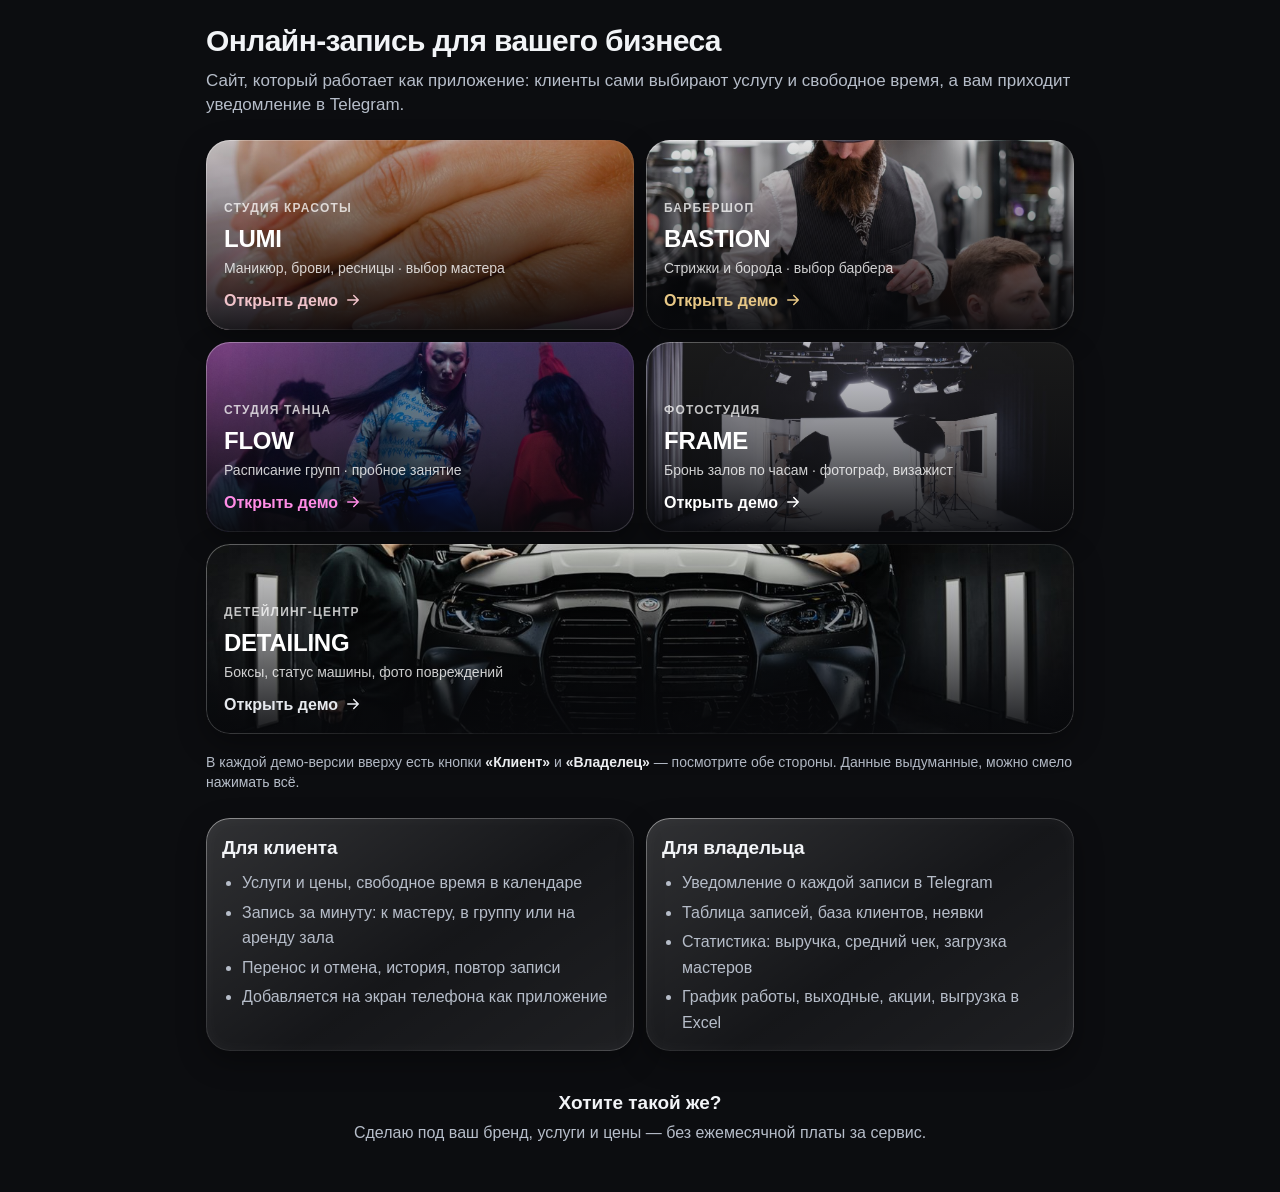
<file: index.html>
<!doctype html>
<html lang="ru">
<head>
<meta charset="utf-8">
<meta name="viewport" content="width=device-width, initial-scale=1, viewport-fit=cover">
<meta name="theme-color" content="#0c0d10">
<meta name="color-scheme" content="dark">
<meta name="description" content="Сайт с онлайн-записью, который работает как приложение: салон красоты, барбершоп, фитнес-студия, детейлинг. Посмотрите демо-версии.">
<title>Онлайн-запись — демо-версии</title>
<link rel="icon" href="icon-car-192.png">
<link rel="stylesheet" href="styles.css?v=20261020214517">
<style>
  /* главная страница с демо-версиями: те же токены и стекло, что у сайтов */
  .intro { padding: 8px 0 22px; }
  .intro h1 { font-size: 30px; line-height: 1.15; letter-spacing: -0.02em; }
  .intro p { margin-top: 10px; color: var(--text-2); font-size: 17px; }
  .demos { display: grid; gap: 12px; }
  .demo {
    position: relative; display: flex; flex-direction: column; justify-content: flex-end; min-height: 190px; padding: 18px;
    overflow: hidden; color: #fff; text-decoration: none; border-radius: var(--r-card);
    transition: transform var(--fast) var(--spring);
  }
  .demo:active { transform: scale(0.98); }
  .demo::after { content: ""; position: absolute; inset: 0; z-index: 0; background: var(--img) center / cover no-repeat; }
  .demo::before { z-index: 2; }
  .demo > * { position: relative; z-index: 1; }
  .demo .shade { position: absolute; inset: 0; z-index: 1; background: linear-gradient(0deg, rgba(8, 9, 12, 0.92) 0%, rgba(8, 9, 12, 0.45) 55%, rgba(8, 9, 12, 0.1) 100%); }
  .demo .kind { font-size: 12px; font-weight: 700; letter-spacing: 0.1em; text-transform: uppercase; color: rgba(255, 255, 255, 0.75); }
  .demo h2 { margin: 4px 0 2px; font-size: 24px; }
  .demo .go { display: inline-flex; align-items: center; gap: 6px; margin-top: 10px; font-weight: 700; color: var(--a, #fff); }
  .demo .go svg { width: 18px; height: 18px; stroke: currentColor; fill: none; stroke-width: 2; stroke-linecap: round; stroke-linejoin: round; }
  .how { margin-top: 18px; }
  .how b { color: var(--text); }
  .feat { margin: 26px 0 0; display: grid; gap: 12px; }
  .feat h2 { margin: 0 0 8px; }
  .feat ul { margin: 0; padding-left: 20px; color: var(--text-2); line-height: 1.6; }
  .feat li + li { margin-top: 4px; }
  .outro { margin: 26px 0 8px; text-align: center; color: var(--text-2); }
  .outro b { display: block; font-size: 19px; color: var(--text); margin-bottom: 4px; }
  #app { padding-bottom: calc(40px + env(safe-area-inset-bottom)); }
  @media (min-width: 760px) {
    #app { max-width: 900px; }
    .demos { grid-template-columns: 1fr 1fr; }
    .demo:last-child { grid-column: 1 / -1; }
    .feat { grid-template-columns: 1fr 1fr; }
  }
</style>
</head>
<body>
<div class="bg"></div>
<main id="app">
  <section class="intro">
    <h1>Онлайн-запись для вашего бизнеса</h1>
    <p>Сайт, который работает как приложение: клиенты сами выбирают услугу и свободное время, а вам приходит уведомление в Telegram.</p>
  </section>

  <div class="demos">
    <a class="demo glass" href="salon.html" style="--img:url('salon-hero.jpg');--a:#f0c3ca"><span class="shade"></span><span class="kind">Студия красоты</span><h2>LUMI</h2><span class="muted small" style="color:rgba(255,255,255,.8)">Маникюр, брови, ресницы · выбор мастера</span><span class="go">Открыть демо <svg viewBox="0 0 24 24"><path d="M5 12h14M13 6l6 6-6 6"/></svg></span></a>
    <a class="demo glass" href="barber.html" style="--img:url('barber-hero.jpg');--a:#e8c886"><span class="shade"></span><span class="kind">Барбершоп</span><h2>BASTION</h2><span class="muted small" style="color:rgba(255,255,255,.8)">Стрижки и борода · выбор барбера</span><span class="go">Открыть демо <svg viewBox="0 0 24 24"><path d="M5 12h14M13 6l6 6-6 6"/></svg></span></a>
    <a class="demo glass" href="dance.html" style="--img:url('dance-hero.jpg');--a:#ff8ce6"><span class="shade"></span><span class="kind">Студия танца</span><h2>FLOW</h2><span class="muted small" style="color:rgba(255,255,255,.8)">Расписание групп · пробное занятие</span><span class="go">Открыть демо <svg viewBox="0 0 24 24"><path d="M5 12h14M13 6l6 6-6 6"/></svg></span></a>
    <a class="demo glass" href="photo.html" style="--img:url('photo-hero.jpg');--a:#ffffff"><span class="shade"></span><span class="kind">Фотостудия</span><h2>FRAME</h2><span class="muted small" style="color:rgba(255,255,255,.8)">Бронь залов по часам · фотограф, визажист</span><span class="go">Открыть демо <svg viewBox="0 0 24 24"><path d="M5 12h14M13 6l6 6-6 6"/></svg></span></a>
    <a class="demo glass" href="detailing.html" style="--img:url('hero.jpg?v=2');--a:#e6e9ee"><span class="shade"></span><span class="kind">Детейлинг-центр</span><h2>DETAILING</h2><span class="muted small" style="color:rgba(255,255,255,.8)">Боксы, статус машины, фото повреждений</span><span class="go">Открыть демо <svg viewBox="0 0 24 24"><path d="M5 12h14M13 6l6 6-6 6"/></svg></span></a>
  </div>

  <p class="muted small how">В каждой демо-версии вверху есть кнопки <b>«Клиент»</b> и <b>«Владелец»</b> — посмотрите обе стороны. Данные выдуманные, можно смело нажимать всё.</p>

  <section class="feat">
    <div class="card glass"><h2>Для клиента</h2><ul>
      <li>Услуги и цены, свободное время в календаре</li>
      <li>Запись за минуту: к мастеру, в группу или на аренду зала</li>
      <li>Перенос и отмена, история, повтор записи</li>
      <li>Добавляется на экран телефона как приложение</li>
    </ul></div>
    <div class="card glass"><h2>Для владельца</h2><ul>
      <li>Уведомление о каждой записи в Telegram</li>
      <li>Таблица записей, база клиентов, неявки</li>
      <li>Статистика: выручка, средний чек, загрузка мастеров</li>
      <li>График работы, выходные, акции, выгрузка в Excel</li>
    </ul></div>
  </section>

  <p class="outro"><b>Хотите такой же?</b>Сделаю под ваш бренд, услуги и цены — без ежемесячной платы за сервис.</p>
</main>
</body>
</html>
</file>
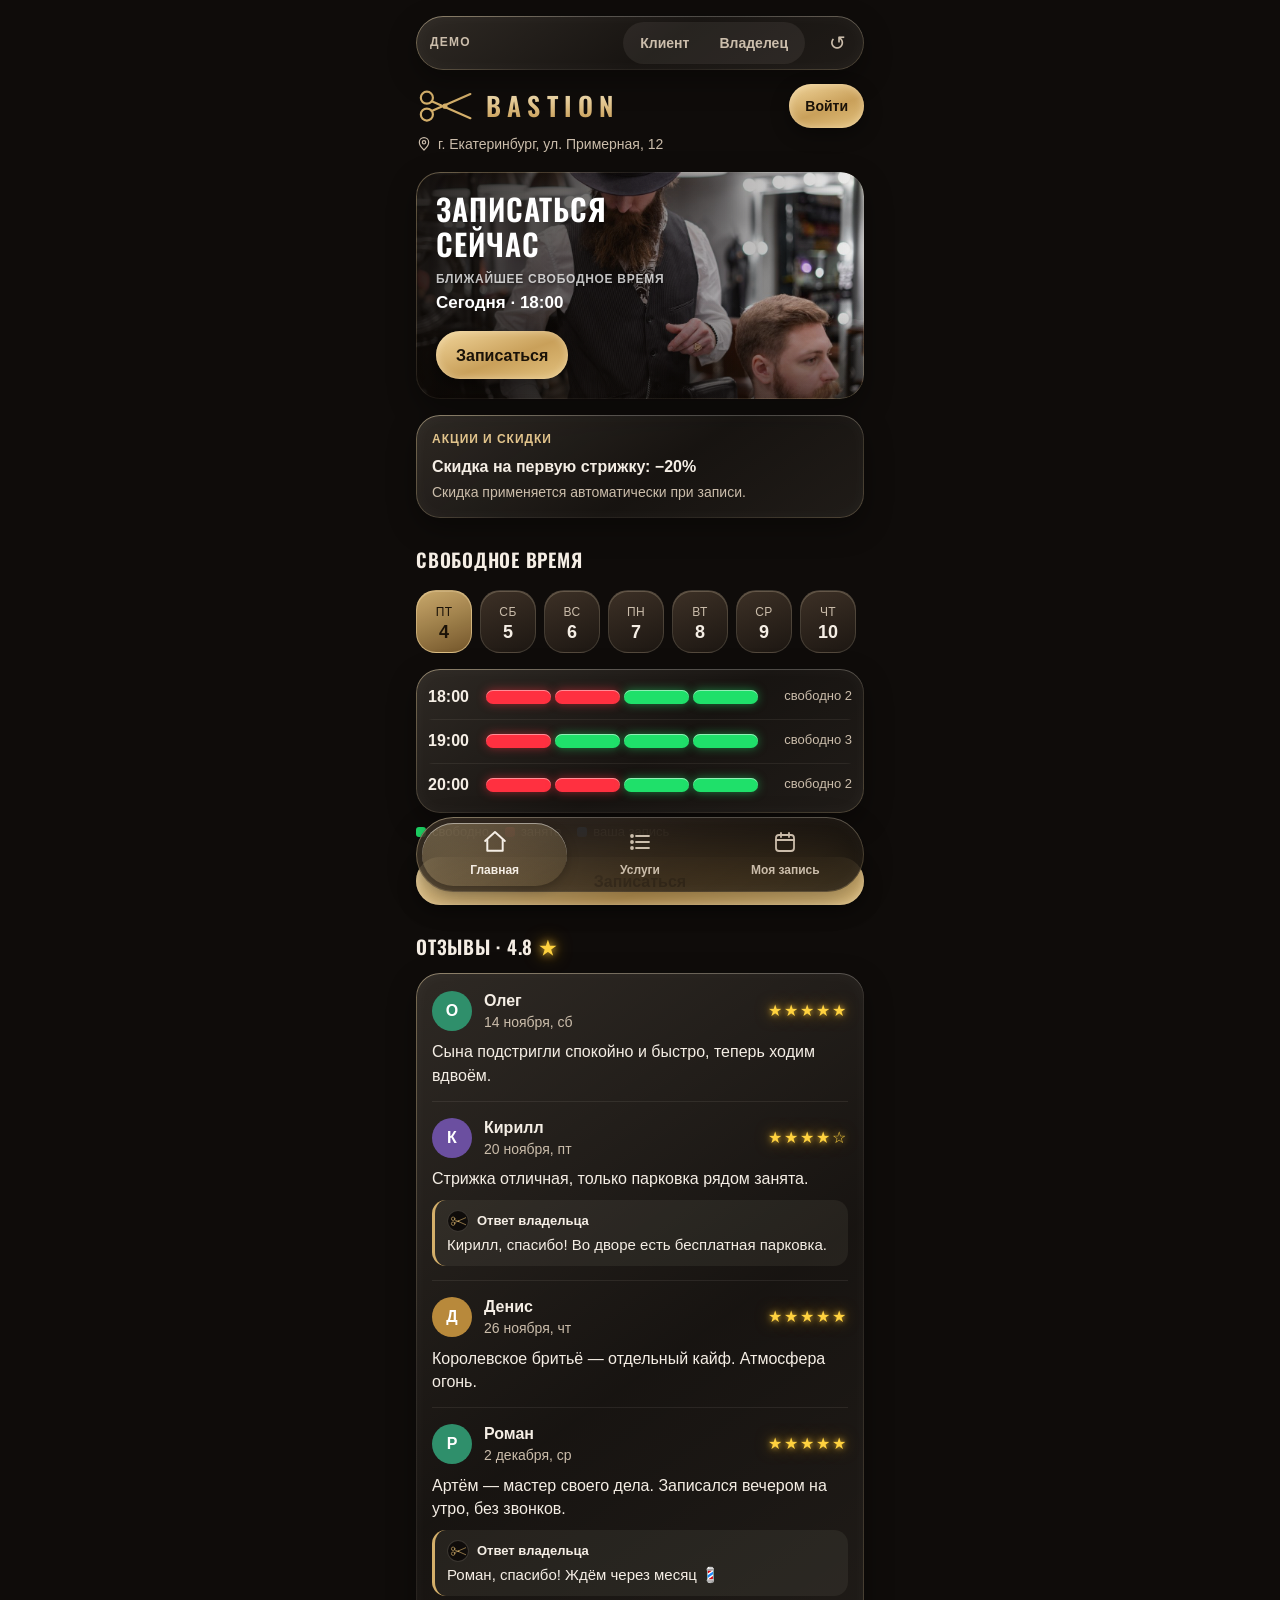
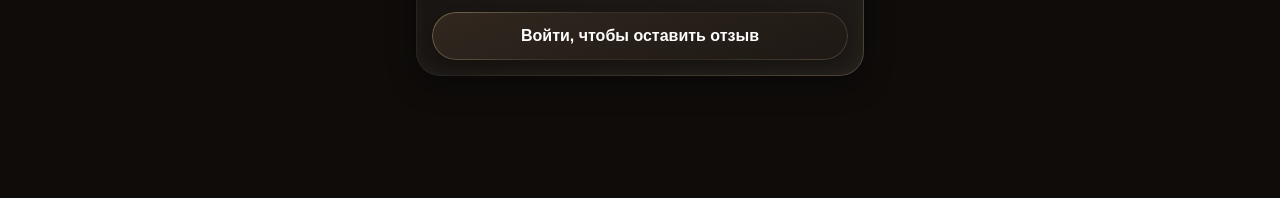
<file: barber.html>
<!doctype html>
<html lang="ru">
<head>
<meta charset="utf-8">
<meta name="viewport" content="width=device-width, initial-scale=1, viewport-fit=cover">
<meta name="theme-color" content="#0f0c0a">
<meta name="color-scheme" content="dark">
<meta name="apple-mobile-web-app-capable" content="yes">
<meta name="mobile-web-app-capable" content="yes">
<meta name="apple-mobile-web-app-status-bar-style" content="black-translucent">
<meta name="apple-mobile-web-app-title" content="BASTION">
<title>BASTION — демо онлайн-записи в барбершоп</title>
<link rel="manifest" href="manifest-barber.json">
<link rel="icon" href="icon-barber-192.png">
<link rel="apple-touch-icon" href="icon-barber-180.png">
<link rel="stylesheet" href="styles.css?v=20261020214517">
<link rel="stylesheet" href="theme-barber.css?v=20261020214517">
</head>
<body data-tab="home">
<div class="bg"></div>
<div id="app"><div id="view"></div></div>
<nav id="tabs" class="tabbar glass"></nav>
<button id="cart" class="cart-fab glass" data-act="cart" aria-label="Корзина" hidden>
<svg viewBox="0 0 24 24"><path d="M3 4h2.5l2 11h10.5l2-8H6.5"/><circle cx="9" cy="19.5" r="1.4"/><circle cx="17" cy="19.5" r="1.4"/></svg>
<span class="badge">0</span>
</button>
<div id="sheet" class="sheet" hidden></div>
<div id="toast" class="toast" role="status" aria-live="polite" hidden></div>
<script src="config-barber.js?v=20261020214517"></script>
<script>CONFIG.demo = true; // демо-версия: выдуманные данные хранятся в браузере</script>
<script src="api-demo.js?v=20261020214517"></script>
<script src="app.js?v=20261020214517"></script>
<script>
// офлайн-режим и установка на телефон (работает по https или на localhost)
if ('serviceWorker' in navigator) navigator.serviceWorker.register('sw.js').catch(() => {});
</script>
</body>
</html>
</file>
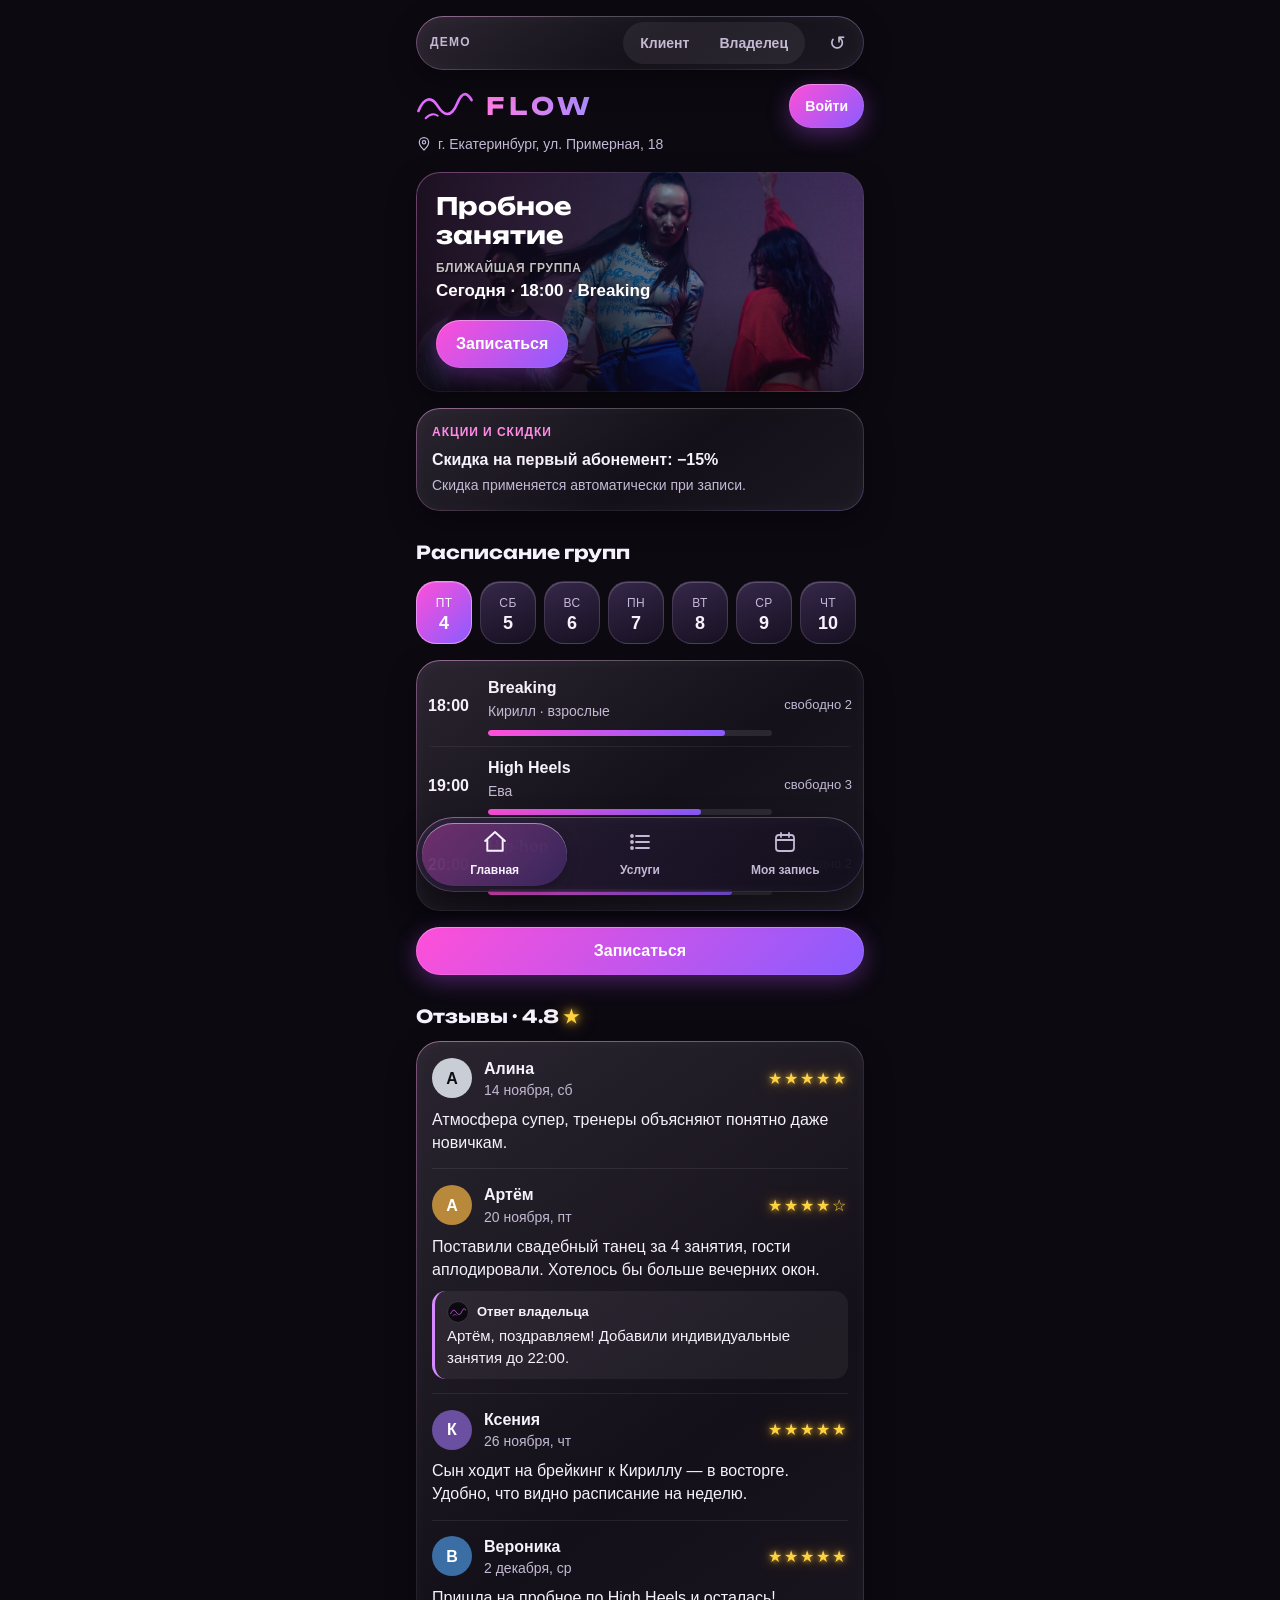
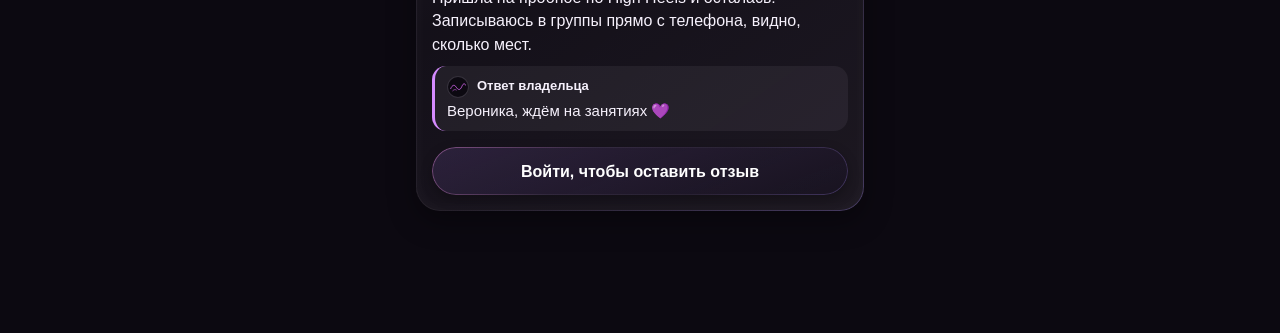
<file: dance.html>
<!doctype html>
<html lang="ru">
<head>
<meta charset="utf-8">
<meta name="viewport" content="width=device-width, initial-scale=1, viewport-fit=cover">
<meta name="theme-color" content="#0c0911">
<meta name="color-scheme" content="dark">
<meta name="apple-mobile-web-app-capable" content="yes">
<meta name="mobile-web-app-capable" content="yes">
<meta name="apple-mobile-web-app-status-bar-style" content="black-translucent">
<meta name="apple-mobile-web-app-title" content="FLOW">
<title>FLOW — демо записи в студию танца</title>
<link rel="manifest" href="manifest-dance.json">
<link rel="icon" href="icon-dance-192.png">
<link rel="apple-touch-icon" href="icon-dance-180.png">
<link rel="stylesheet" href="styles.css?v=20261020214517">
<link rel="stylesheet" href="theme-dance.css?v=20261020214517">
</head>
<body data-tab="home">
<div class="bg"></div>
<div id="app"><div id="view"></div></div>
<nav id="tabs" class="tabbar glass"></nav>
<button id="cart" class="cart-fab glass" data-act="cart" aria-label="Корзина" hidden>
<svg viewBox="0 0 24 24"><path d="M3 4h2.5l2 11h10.5l2-8H6.5"/><circle cx="9" cy="19.5" r="1.4"/><circle cx="17" cy="19.5" r="1.4"/></svg>
<span class="badge">0</span>
</button>
<div id="sheet" class="sheet" hidden></div>
<div id="toast" class="toast" role="status" aria-live="polite" hidden></div>
<script src="config-dance.js?v=20261020214517"></script>
<script>CONFIG.demo = true; // демо-версия: выдуманные данные хранятся в браузере</script>
<script src="api-demo.js?v=20261020214517"></script>
<script src="app.js?v=20261020214517"></script>
<script>
// офлайн-режим и установка на телефон (работает по https или на localhost)
if ('serviceWorker' in navigator) navigator.serviceWorker.register('sw.js').catch(() => {});
</script>
</body>
</html>
</file>
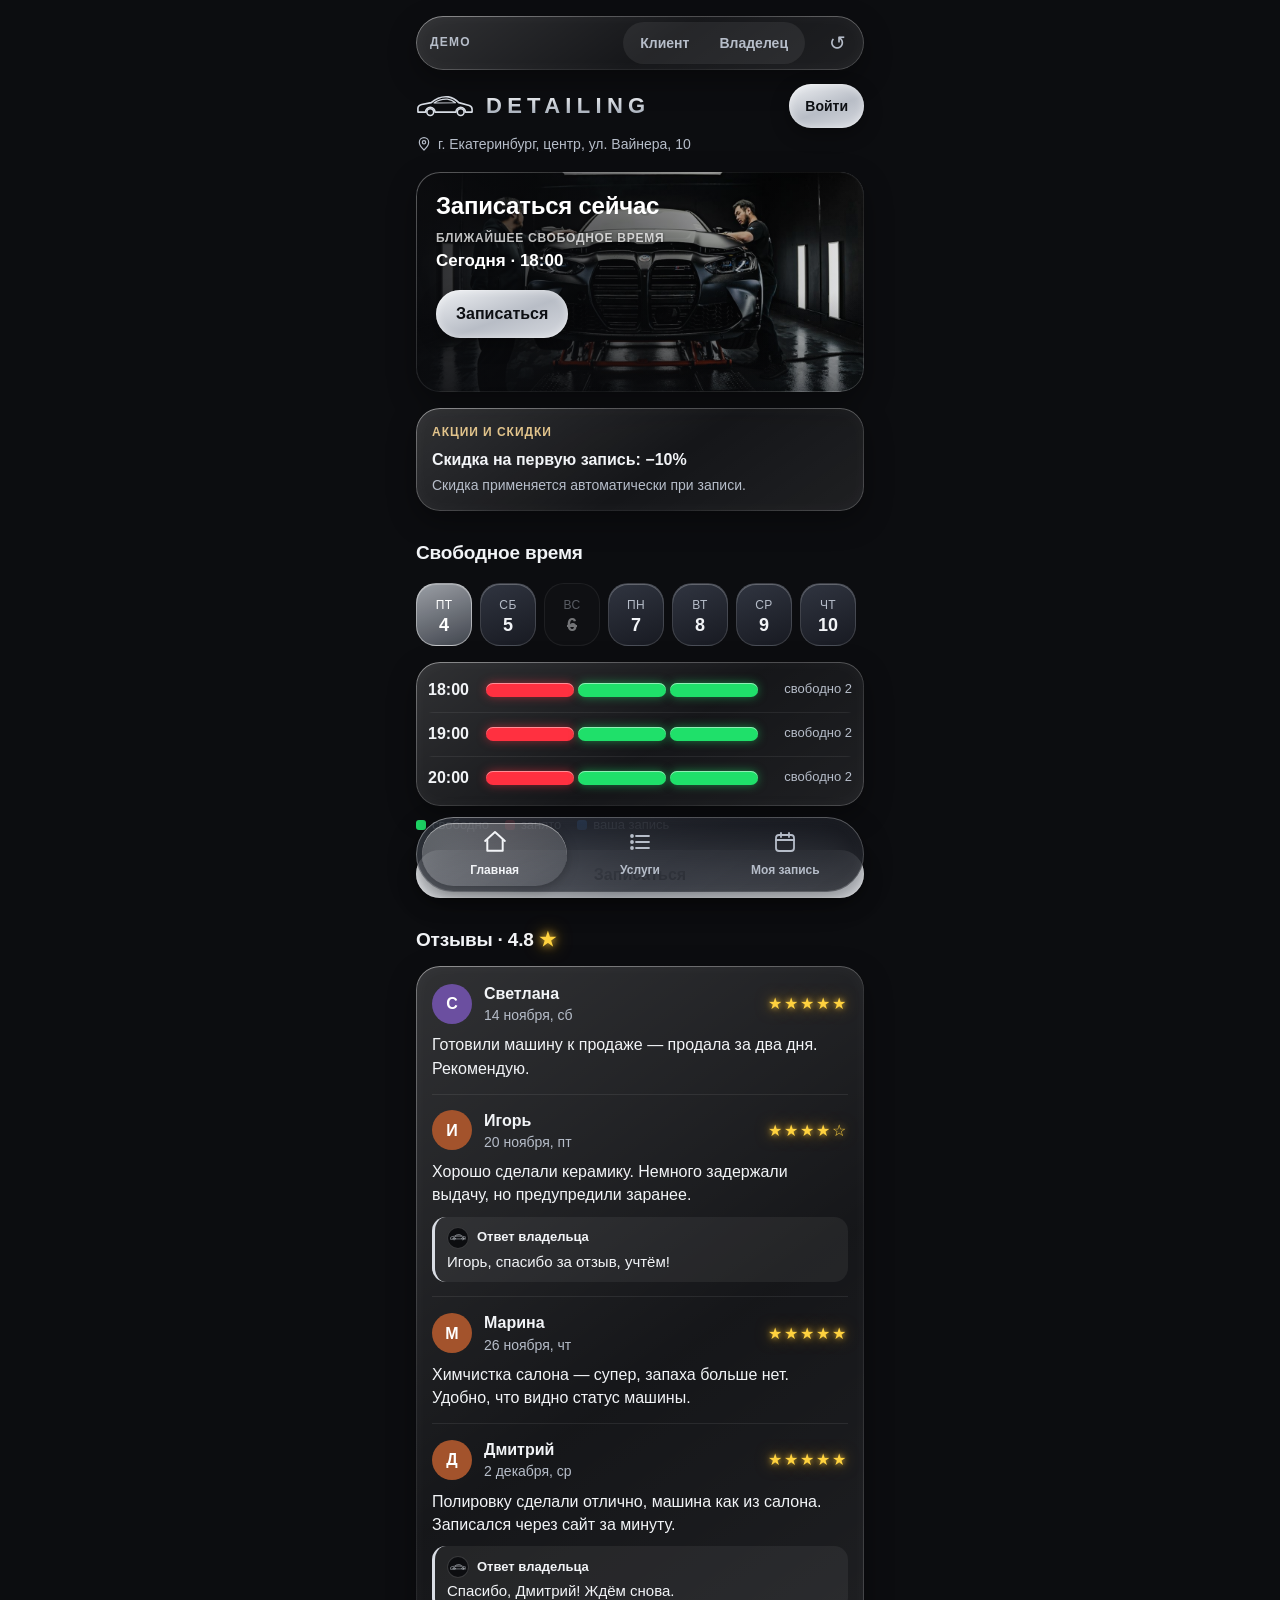
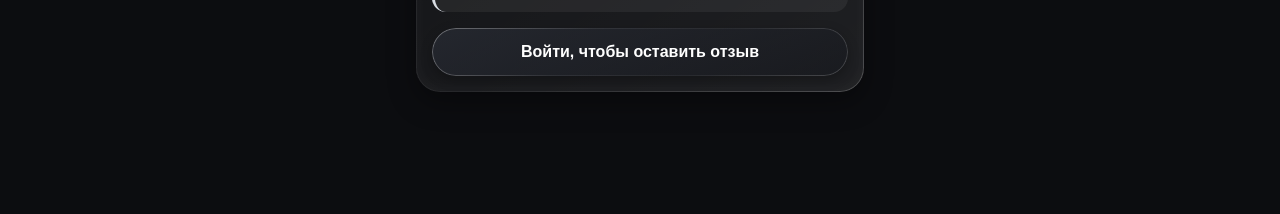
<file: detailing.html>
<!doctype html>
<html lang="ru">
<head>
<meta charset="utf-8">
<meta name="viewport" content="width=device-width, initial-scale=1, viewport-fit=cover">
<meta name="theme-color" content="#0c0d10">
<meta name="color-scheme" content="dark">
<meta name="apple-mobile-web-app-capable" content="yes">
<meta name="mobile-web-app-capable" content="yes">
<meta name="apple-mobile-web-app-status-bar-style" content="black-translucent">
<meta name="apple-mobile-web-app-title" content="Детейлинг">
<title>Детейлинг-центр — демо онлайн-записи</title>
<link rel="manifest" href="manifest-detailing.json">
<link rel="icon" href="icon-car-192.png">
<link rel="apple-touch-icon" href="icon-car-180.png">
<link rel="stylesheet" href="styles.css?v=20261020214517">
</head>
<body data-tab="home">
<div class="bg"></div>
<div id="app"><div id="view"></div></div>
<nav id="tabs" class="tabbar glass"></nav>
<button id="cart" class="cart-fab glass" data-act="cart" aria-label="Корзина" hidden>
<svg viewBox="0 0 24 24"><path d="M3 4h2.5l2 11h10.5l2-8H6.5"/><circle cx="9" cy="19.5" r="1.4"/><circle cx="17" cy="19.5" r="1.4"/></svg>
<span class="badge">0</span>
</button>
<div id="sheet" class="sheet" hidden></div>
<div id="toast" class="toast" role="status" aria-live="polite" hidden></div>
<script src="config.js?v=20261020214517"></script>
<script>CONFIG.demo = true; // демо-версия: выдуманные данные хранятся в браузере</script>
<script src="api-demo.js?v=20261020214517"></script>
<script src="app.js?v=20261020214517"></script>
<script>
// офлайн-режим и установка на телефон (работает по https или на localhost)
if ('serviceWorker' in navigator) navigator.serviceWorker.register('sw.js').catch(() => {});
</script>
</body>
</html>
</file>
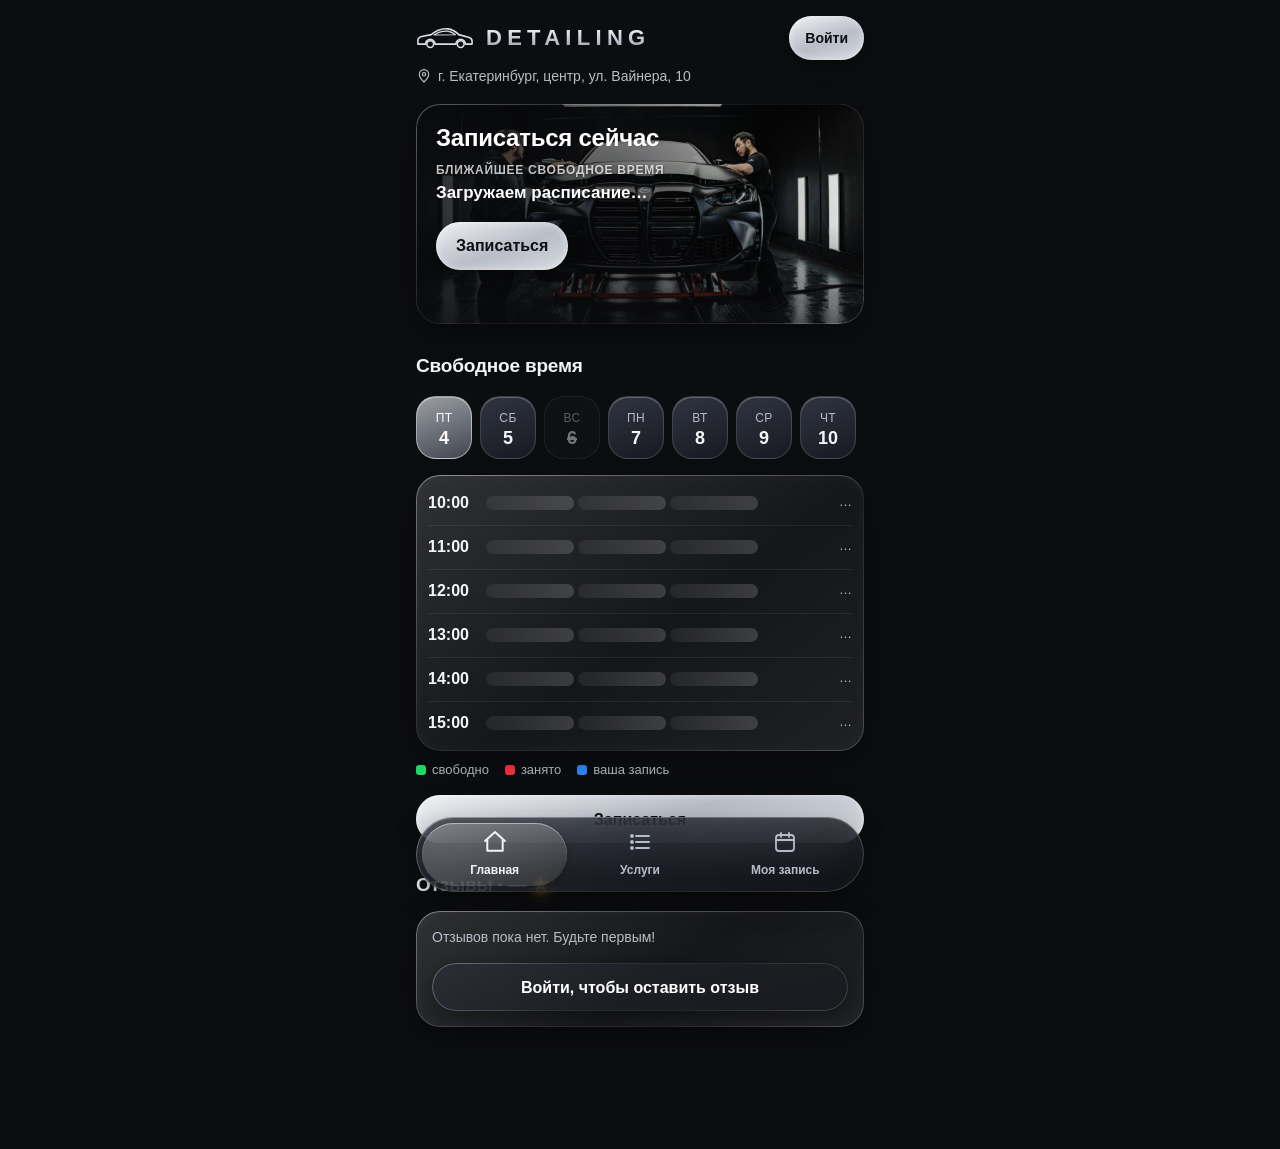
<file: live.html>
<!doctype html>
<html lang="ru">
<head>
<meta charset="utf-8">
<meta name="viewport" content="width=device-width, initial-scale=1, viewport-fit=cover">
<meta name="theme-color" content="#0c0d10">
<meta name="color-scheme" content="dark">
<meta name="apple-mobile-web-app-capable" content="yes">
<meta name="mobile-web-app-capable" content="yes">
<meta name="apple-mobile-web-app-status-bar-style" content="black-translucent">
<meta name="apple-mobile-web-app-title" content="Детейлинг">
<title>Детейлинг-центр — онлайн-запись</title>
<link rel="manifest" href="manifest.json">
<link rel="icon" href="icon-car-192.png">
<link rel="apple-touch-icon" href="icon-car-180.png">
<link rel="stylesheet" href="styles.css?v=20261020214517">
</head>
<body data-tab="home">
<div class="bg"></div>
<div id="app"><div id="view"></div></div>
<nav id="tabs" class="tabbar glass"></nav>
<button id="cart" class="cart-fab glass" data-act="cart" aria-label="Корзина" hidden>
<svg viewBox="0 0 24 24"><path d="M3 4h2.5l2 11h10.5l2-8H6.5"/><circle cx="9" cy="19.5" r="1.4"/><circle cx="17" cy="19.5" r="1.4"/></svg>
<span class="badge">0</span>
</button>
<div id="sheet" class="sheet" hidden></div>
<div id="toast" class="toast" role="status" aria-live="polite" hidden></div>
<script src="config.js?v=20261020214517"></script>
<script src="supabase.js"></script>
<script src="api.js?v=20261020214517"></script>
<script src="app.js?v=20261020214517"></script>
<script>
// офлайн-режим и установка на телефон (работает по https или на localhost)
if ('serviceWorker' in navigator) navigator.serviceWorker.register('sw.js').catch(() => {});
</script>
</body>
</html>
</file>
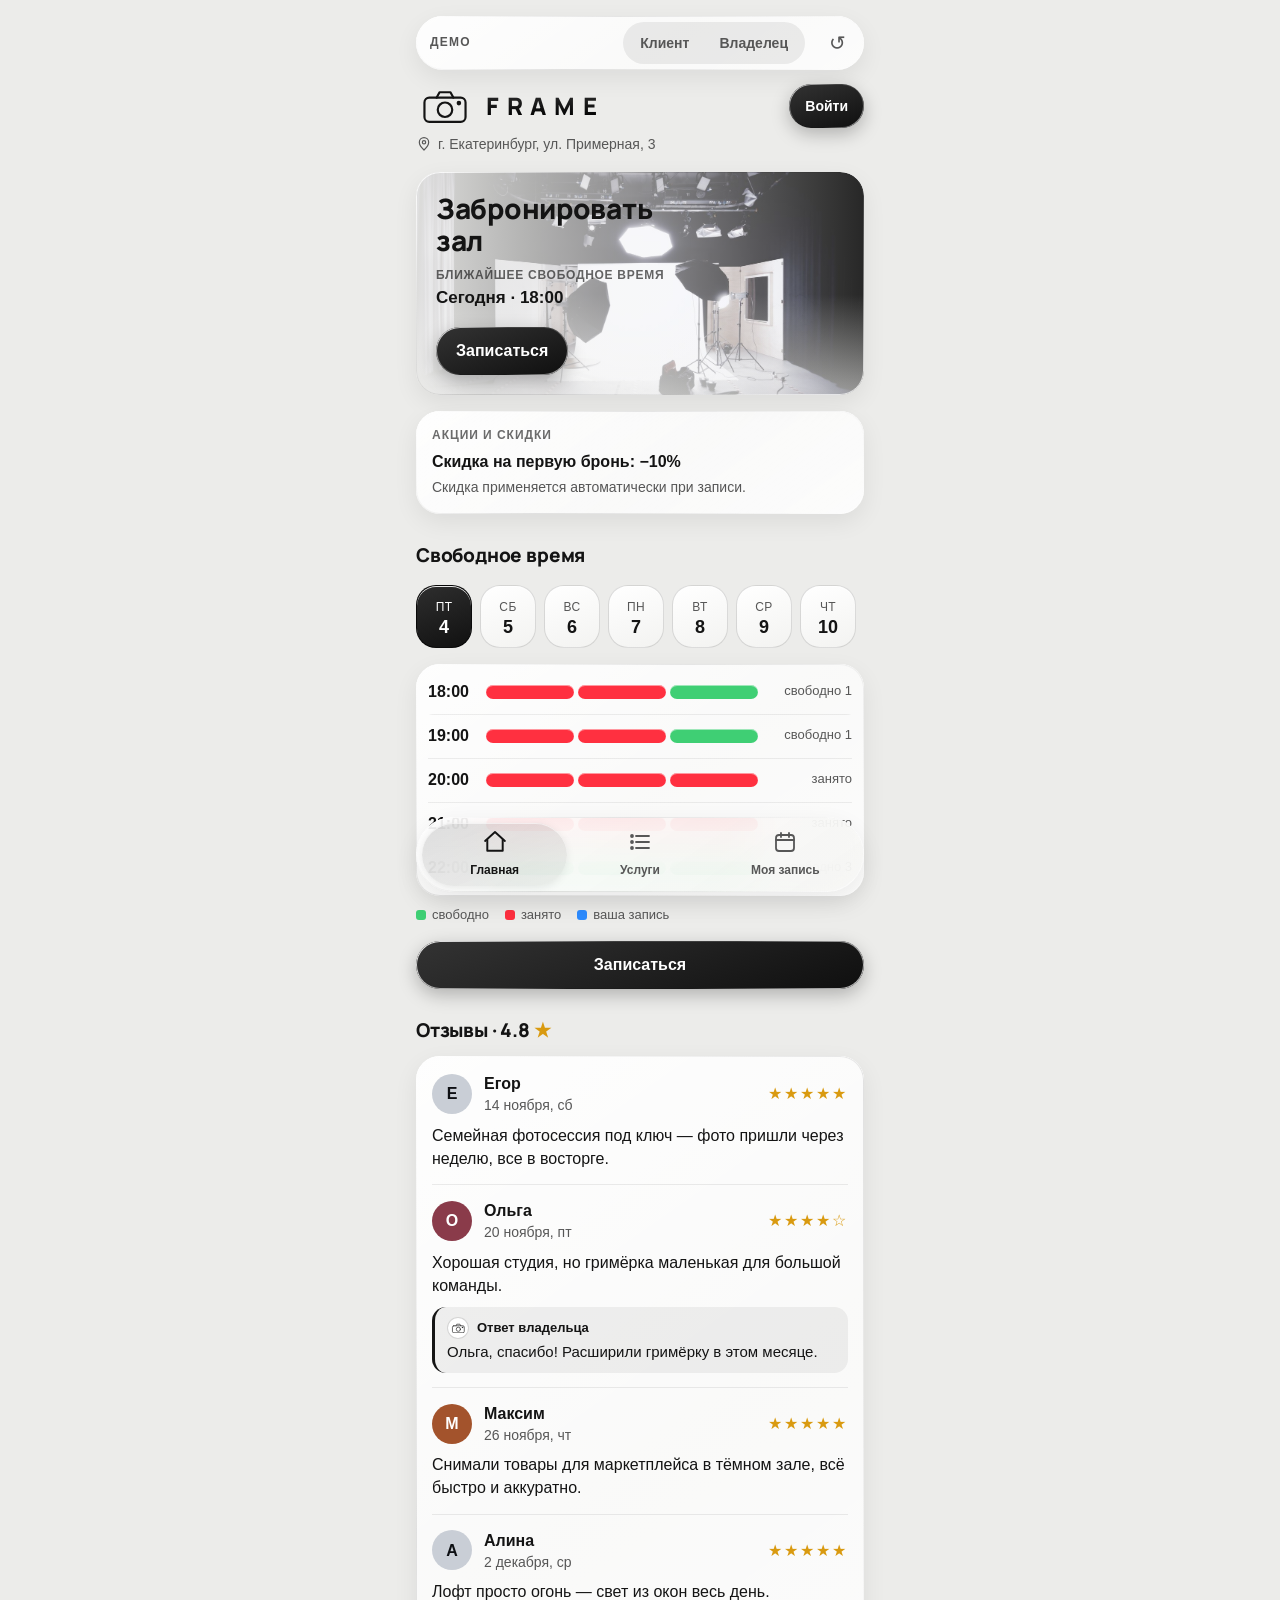
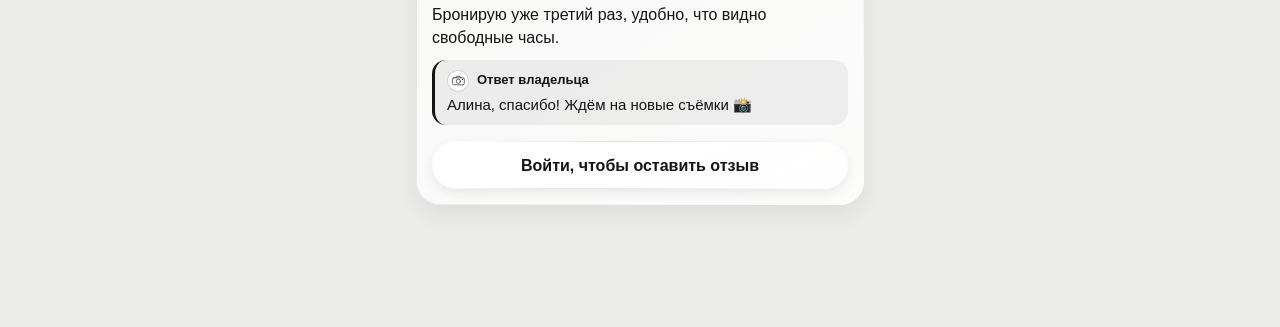
<file: photo.html>
<!doctype html>
<html lang="ru">
<head>
<meta charset="utf-8">
<meta name="viewport" content="width=device-width, initial-scale=1, viewport-fit=cover">
<meta name="theme-color" content="#ececea">
<meta name="color-scheme" content="light">
<meta name="apple-mobile-web-app-capable" content="yes">
<meta name="mobile-web-app-capable" content="yes">
<meta name="apple-mobile-web-app-status-bar-style" content="default">
<meta name="apple-mobile-web-app-title" content="FRAME">
<title>FRAME — демо онлайн-бронирования фотостудии</title>
<link rel="manifest" href="manifest-photo.json">
<link rel="icon" href="icon-photo-192.png">
<link rel="apple-touch-icon" href="icon-photo-180.png">
<link rel="stylesheet" href="styles.css?v=20261020214517">
<link rel="stylesheet" href="theme-photo.css?v=20261020214517">
</head>
<body data-tab="home">
<div class="bg"></div>
<div id="app"><div id="view"></div></div>
<nav id="tabs" class="tabbar glass"></nav>
<button id="cart" class="cart-fab glass" data-act="cart" aria-label="Корзина" hidden>
<svg viewBox="0 0 24 24"><path d="M3 4h2.5l2 11h10.5l2-8H6.5"/><circle cx="9" cy="19.5" r="1.4"/><circle cx="17" cy="19.5" r="1.4"/></svg>
<span class="badge">0</span>
</button>
<div id="sheet" class="sheet" hidden></div>
<div id="toast" class="toast" role="status" aria-live="polite" hidden></div>
<script src="config-photo.js?v=20261020214517"></script>
<script>CONFIG.demo = true; // демо-версия: выдуманные данные хранятся в браузере</script>
<script src="api-demo.js?v=20261020214517"></script>
<script src="app.js?v=20261020214517"></script>
<script>
// офлайн-режим и установка на телефон (работает по https или на localhost)
if ('serviceWorker' in navigator) navigator.serviceWorker.register('sw.js').catch(() => {});
</script>
</body>
</html>
</file>
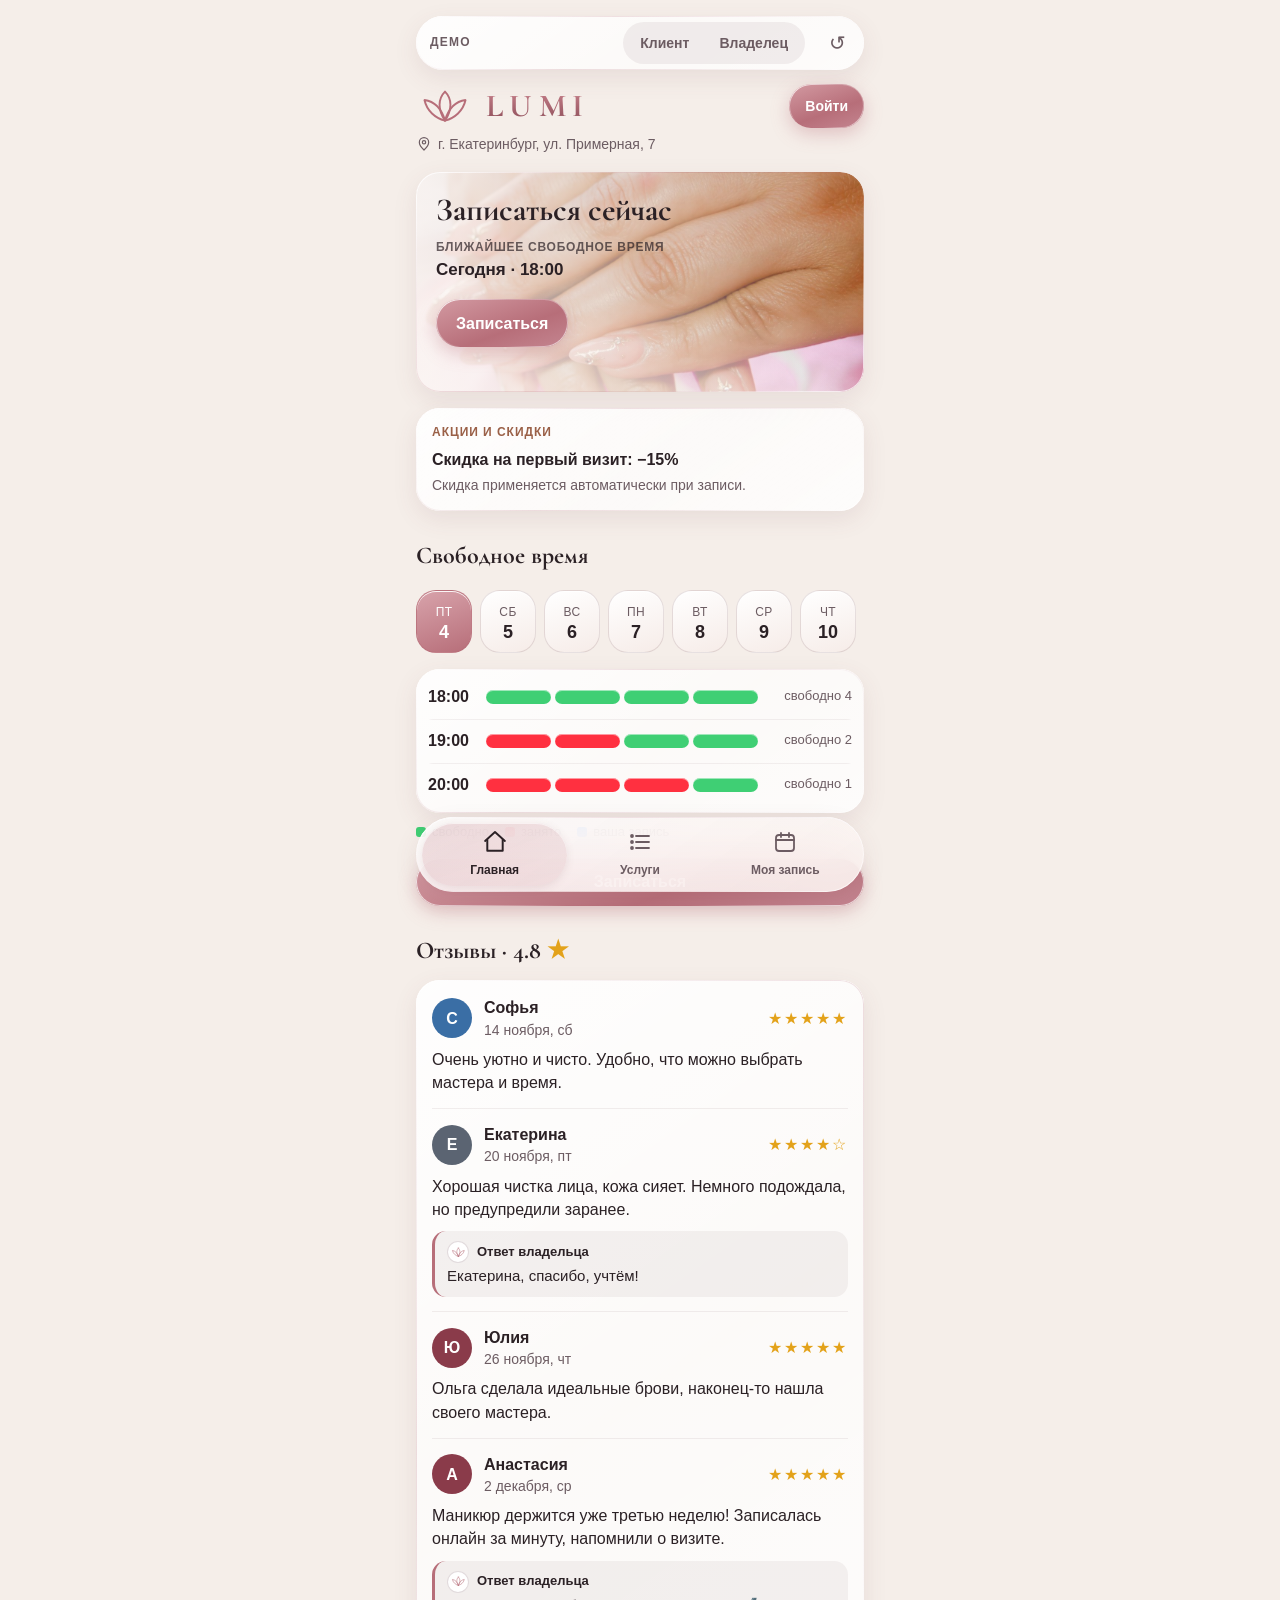
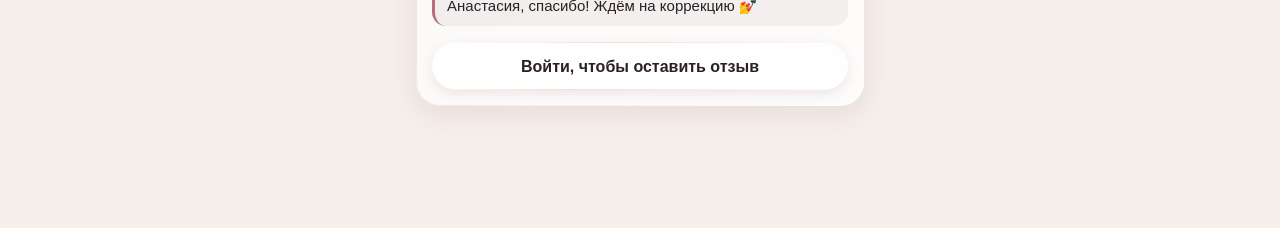
<file: salon.html>
<!doctype html>
<html lang="ru">
<head>
<meta charset="utf-8">
<meta name="viewport" content="width=device-width, initial-scale=1, viewport-fit=cover">
<meta name="theme-color" content="#f5eee9">
<meta name="color-scheme" content="light">
<meta name="apple-mobile-web-app-capable" content="yes">
<meta name="mobile-web-app-capable" content="yes">
<meta name="apple-mobile-web-app-status-bar-style" content="default">
<meta name="apple-mobile-web-app-title" content="LUMI">
<title>LUMI — демо онлайн-записи в студию красоты</title>
<link rel="manifest" href="manifest-salon.json">
<link rel="icon" href="icon-salon-192.png">
<link rel="apple-touch-icon" href="icon-salon-180.png">
<link rel="stylesheet" href="styles.css?v=20261020214517">
<link rel="stylesheet" href="theme-salon.css?v=20261020214517">
</head>
<body data-tab="home">
<div class="bg"></div>
<div id="app"><div id="view"></div></div>
<nav id="tabs" class="tabbar glass"></nav>
<button id="cart" class="cart-fab glass" data-act="cart" aria-label="Корзина" hidden>
<svg viewBox="0 0 24 24"><path d="M3 4h2.5l2 11h10.5l2-8H6.5"/><circle cx="9" cy="19.5" r="1.4"/><circle cx="17" cy="19.5" r="1.4"/></svg>
<span class="badge">0</span>
</button>
<div id="sheet" class="sheet" hidden></div>
<div id="toast" class="toast" role="status" aria-live="polite" hidden></div>
<script src="config-salon.js?v=20261020214517"></script>
<script>CONFIG.demo = true; // демо-версия: выдуманные данные хранятся в браузере</script>
<script src="api-demo.js?v=20261020214517"></script>
<script src="app.js?v=20261020214517"></script>
<script>
// офлайн-режим и установка на телефон (работает по https или на localhost)
if ('serviceWorker' in navigator) navigator.serviceWorker.register('sw.js').catch(() => {});
</script>
</body>
</html>
</file>
<file: styles.css>
/* Детейлинг-центр — стили. Тёмный строгий стиль + Liquid Glass на элементах интерфейса.
   Порядок: токены → основа → стекло → кнопки и поля → разделы страниц → окна → анимации. */

/* ---------- токены ---------- */
:root {
  color-scheme: dark;
  --scheme: dark;

  /* цвета */
  --bg: #0c0d10;
  --bg-top: #111318;
  --text: #f2f4f7;
  --text-2: #b6bdc9;      /* второстепенный текст: контраст с фоном выше 4.5:1 */
  --text-3: #8f97a5;      /* подписи и служебный текст */
  --silver: #d9dde4;      /* акцентный цвет темы */
  --green: #2fd36b;
  --red: #ff3b4a;
  --red-soft: #ff8a94;
  --amber: #ffb41f;
  --blue: #2d8cff;
  --gold: #ffd23f;
  --line: rgba(255, 255, 255, 0.09);
  --tint: 255, 255, 255;  /* основа тонких линий и подложек (r, g, b) */
  --focus: rgba(255, 255, 255, 0.85);
  --dim: rgba(5, 7, 10, 0.62);

  /* акцент: главные кнопки, выбранные даты и фильтры */
  --accent-ink: #0d0f13;
  --accent-fill: linear-gradient(160deg, #eef0f3, #b8bdc6 55%, #d6d9df);
  --accent-fill-2: linear-gradient(160deg, #eef0f3, #b8bdc6);
  --accent-shadow: inset 0 0 8px rgba(255, 255, 255, 0.5), 0 6px 18px rgba(0, 0, 0, 0.35);
  --sel: linear-gradient(160deg, rgba(215, 220, 228, 0.7), rgba(120, 128, 142, 0.5));
  --sel-soft: linear-gradient(160deg, rgba(215, 220, 228, 0.55), rgba(120, 128, 142, 0.4));
  --sel-border: rgba(255, 255, 255, 0.45);
  --sel-ink: #fff;

  /* поверхности */
  --btn-ink: #fff;
  --btn-fill: linear-gradient(160deg, rgba(44, 48, 58, 0.6), rgba(20, 22, 28, 0.5));
  --btn-shadow: 0 4px 12px rgba(0, 0, 0, 0.28);
  --date-fill: linear-gradient(160deg, rgba(60, 66, 80, 0.75), rgba(28, 31, 40, 0.75));
  --date-inset: inset 0 1px 0 rgba(255, 255, 255, 0.25);
  --field-fill: rgba(0, 0, 0, 0.38);
  --field-inset: inset 0 1px 3px rgba(0, 0, 0, 0.3);
  --float-fill: linear-gradient(160deg, rgba(56, 66, 90, 0.6), rgba(18, 21, 30, 0.82));
  --menu-fill: linear-gradient(160deg, rgba(56, 66, 90, 0.75), rgba(18, 21, 30, 0.9));
  --tabbar-fill: linear-gradient(145deg, rgba(40, 44, 54, 0.72), rgba(16, 18, 24, 0.78));
  --tab-ind-fill: linear-gradient(160deg, rgba(255, 255, 255, 0.28), rgba(255, 255, 255, 0.08));
  --toast-fill: rgba(36, 41, 52, 0.94);
  --toast-ink: #f2f4f7;
  --pick-fill: #050506;
  --pick-ring: linear-gradient(135deg, rgba(255, 255, 255, 0.75), rgba(255, 255, 255, 0.3));
  --x-fill: #2a2e37;
  --logo-bg: #0c0d10;
  --brand-ink: linear-gradient(180deg, #f4f6f9, #9aa3b0);
  --brand-mark: #d9dee6;
  --promo-tag: #e2c48c;
  --ok-ink: #8fe8ae;
  --warn-ink: #ffd27a;
  --danger-ink: #ffe3e5;
  --danger-fill: linear-gradient(160deg, rgba(255, 70, 85, 0.4), rgba(190, 25, 45, 0.3));

  /* плашка «Записаться сейчас» */
  --hero-fill: linear-gradient(160deg, #2a2d33, #121317);
  --hero-shade: 10, 11, 14;
  --hero-ink: #fff;
  --hero-ink-2: rgba(255, 255, 255, 0.75);
  --hero-text-shadow: 0 1px 3px rgba(0, 0, 0, 0.6);

  /* стекло */
  --glass-fill: linear-gradient(145deg, rgba(255, 255, 255, 0.15), rgba(255, 255, 255, 0.04) 55%, rgba(255, 255, 255, 0.08));
  --ring: linear-gradient(135deg, rgba(255, 255, 255, 0.34), rgba(255, 255, 255, 0.08) 35%, rgba(255, 255, 255, 0.05) 65%, rgba(255, 255, 255, 0.2));
  --glass-shadow: inset 0 1px 0 rgba(255, 255, 255, 0.18), inset 0 0 18px rgba(255, 255, 255, 0.04), 0 10px 28px rgba(0, 0, 0, 0.35);

  /* формы и отступы (шаг 4/8) */
  --r-card: 24px;
  --r-field: 16px;
  --r-pill: 999px;
  --gap: 16px;
  --tap: 44px;            /* минимальная зона нажатия */

  /* движение */
  --ease: cubic-bezier(0.2, 0.8, 0.2, 1);
  --spring: cubic-bezier(0.3, 1.4, 0.5, 1);
  --fast: 0.15s;
  --mid: 0.3s;
  --slow: 0.45s;
}

/* ---------- основа ---------- */
* { box-sizing: border-box; -webkit-tap-highlight-color: transparent; }
html { background: var(--bg); }
body {
  margin: 0; background: var(--bg); color: var(--text);
  font-family: -apple-system, "SF Pro Text", "Segoe UI", Roboto, sans-serif;
  font-size: 16px; line-height: 1.45;
  -webkit-font-smoothing: antialiased;
}
/* ровный тёмный фон на всю высоту экрана */
.bg {
  position: fixed; top: 0; left: 0; width: 100%; height: 100vh; height: 100lvh; z-index: -1;
  background: linear-gradient(180deg, var(--bg-top) 0%, var(--bg) 100%);
}
#app {
  max-width: 480px; margin: 0 auto;
  padding: calc(env(safe-area-inset-top) + 16px) 16px calc(110px + env(safe-area-inset-bottom));
}

h1, h2, h3, p { margin: 0; }
h1 { font-size: 24px; font-weight: 700; letter-spacing: -0.02em; }
h2 { font-size: 19px; font-weight: 700; letter-spacing: -0.01em; margin-bottom: 12px; }
h3 { font-size: 16px; font-weight: 600; }
.section-h { margin-top: 28px; }
.muted { color: var(--text-2); }
.small { font-size: 14px; }
.mt { margin-top: 16px; }
.row { display: flex; align-items: center; justify-content: space-between; gap: 12px; }
.price, .num, .t, .total, .hero-time, .otable td { font-variant-numeric: tabular-nums; }
a { color: var(--silver); }
.empty { text-align: center; padding: 40px 16px; color: var(--text-2); }

/* иконки в строке текста */
.ico { width: 16px; height: 16px; flex: 0 0 auto; stroke: currentColor; fill: none; stroke-width: 1.8; stroke-linecap: round; stroke-linejoin: round; }
.meta { display: flex; align-items: center; gap: 8px; color: var(--text-2); font-size: 14px; margin-top: 6px; }
.meta .ico { color: var(--text-3); }

/* видимая рамка фокуса — только при управлении с клавиатуры */
:focus { outline: none; }
:focus-visible { outline: 2px solid var(--focus); outline-offset: 3px; }
.btn:focus-visible, .date:focus-visible, .tab:focus-visible { outline-offset: 2px; }

/* ---------- стекло (только элементы интерфейса) ---------- */
.glass {
  position: relative;
  background: var(--glass-fill);
  border-radius: var(--r-card);
  box-shadow: var(--glass-shadow);
}
/* Размытие фона — только у того, что плавает поверх прокручиваемого содержимого.
   У карточек на ровном фоне оно незаметно, но на телефоне при прокрутке давало полосу снизу. */
.tabbar, .cart-fab, .panel.glass, .profile-menu {
  backdrop-filter: blur(28px) saturate(200%) brightness(1.08);
  -webkit-backdrop-filter: blur(28px) saturate(200%) brightness(1.08);
}
/* тонкая обводка с бликом */
.glass::before, .btn::before {
  content: ""; position: absolute; inset: 0; border-radius: inherit; padding: 1px; pointer-events: none;
  background: var(--ring);
  -webkit-mask: linear-gradient(#000 0 0) content-box, linear-gradient(#000 0 0);
  -webkit-mask-composite: xor; mask-composite: exclude;
}
.card { padding: var(--gap); margin-bottom: 12px; }

/* ---------- кнопки ---------- */
.btn {
  position: relative; appearance: none; border: 0; cursor: pointer;
  min-height: 48px; padding: 12px 20px; border-radius: var(--r-pill);
  font: inherit; font-size: 16px; font-weight: 600; color: var(--btn-ink);
  background: var(--btn-fill);
  backdrop-filter: blur(20px) saturate(200%); -webkit-backdrop-filter: blur(20px) saturate(200%);
  box-shadow: var(--btn-shadow);
  display: inline-flex; align-items: center; justify-content: center; gap: 8px;
  text-decoration: none; text-align: center;
  transition: transform var(--fast) var(--spring), background var(--mid) ease, opacity var(--fast) ease;
}
.btn:active { transform: scale(0.96); }
.btn.block { width: 100%; }
.btn.sm { min-height: var(--tap); padding: 10px 16px; font-size: 14px; }
.btn:disabled { opacity: 0.4; cursor: default; transform: none; }
/* внутри стеклянных плашек — без своего размытия (вложенный blur даёт вспышки) */
.glass .btn { backdrop-filter: none; -webkit-backdrop-filter: none; }

.btn.primary {
  color: var(--accent-ink); font-weight: 700;
  background: var(--accent-fill);
  box-shadow: var(--accent-shadow);
}
.btn.primary:disabled { color: var(--accent-ink); }
.btn.pay {
  color: #04210f; font-weight: 700;
  background: linear-gradient(160deg, #3ee37e, #12a853);
  box-shadow: inset 0 0 12px rgba(255, 255, 255, 0.3), 0 6px 18px rgba(18, 168, 83, 0.4);
}
.btn.pay::before { background: linear-gradient(135deg, rgba(220, 255, 235, 0.55), rgba(220, 255, 235, 0.15)); }
.btn.danger { color: var(--danger-ink); background: var(--danger-fill); }
.btn.danger::before { display: none; }
.btn.in-cart { color: var(--ok-ink); background: linear-gradient(160deg, rgba(47, 211, 107, 0.32), rgba(18, 168, 83, 0.22)); }
.btn.in-cart::before { background: linear-gradient(135deg, rgba(160, 240, 190, 0.5), rgba(160, 240, 190, 0.12)); }

/* текстовые кнопки-ссылки: крупная зона нажатия без фона */
.cancel-link, .move-link {
  appearance: none; border: 0; background: none; cursor: pointer;
  min-height: var(--tap); padding: 10px 4px; font: inherit; font-size: 14px; font-weight: 600;
  transition: opacity var(--fast) ease;
}
.cancel-link { color: var(--red-soft); margin-left: auto; }
.move-link { color: var(--silver); }
.cancel-link:active, .move-link:active { opacity: 0.55; }

/* ---------- поля ввода ---------- */
input[type=text], input[type=tel], input[type=password], textarea {
  width: 100%; min-height: 48px; padding: 13px 16px; border-radius: var(--r-field);
  font: inherit; font-size: 16px; /* не меньше 16px — иначе iPhone приближает страницу при вводе */
  color: var(--text); background: rgba(var(--tint), 0.06);
  border: 1px solid rgba(var(--tint), 0.16);
  box-shadow: var(--field-inset);
  transition: border-color var(--fast) ease, box-shadow var(--fast) ease;
}
textarea { resize: vertical; }
.glass input[type=text], .glass input[type=tel], .glass input[type=password], .glass textarea { background: var(--field-fill); color: var(--text); }
input::placeholder, textarea::placeholder { color: var(--text-3); }
input:focus, textarea:focus { border-color: rgba(var(--tint), 0.55); box-shadow: var(--field-inset), 0 0 0 3px rgba(var(--tint), 0.08); outline: none; }
label.field { display: block; margin-bottom: 14px; }
label.field > span { display: block; margin-bottom: 6px; color: var(--text-2); font-size: 14px; font-weight: 500; }
/* ошибки рядом с полем */
.invalid, .invalid:focus { border-color: var(--red) !important; box-shadow: 0 0 0 3px rgba(255, 59, 74, 0.18) !important; }
.field-err { color: var(--red-soft); font-size: 14px; margin-top: 6px; }
.form-err { color: var(--red-soft); font-size: 14px; font-weight: 600; margin-top: 4px; padding: 10px 14px; border-radius: 12px; background: rgba(255, 59, 74, 0.12); }

/* ---------- шапка ---------- */
.head { display: flex; justify-content: space-between; align-items: flex-start; gap: 12px; margin-bottom: 18px; }
.logo { display: block; height: 56px; width: auto; max-width: 62vw; filter: drop-shadow(0 2px 8px rgba(0, 0, 0, 0.5)); }
.brand { display: flex; align-items: center; gap: 12px; min-height: 44px; margin: 0; font-size: 22px; font-weight: 700; letter-spacing: 0.24em; line-height: 1; }
.brand-mark { width: 58px; height: auto; color: var(--brand-mark); flex: 0 0 auto; }
.logo-av .brand-mark { width: 76%; }
.brand span { background: var(--brand-ink); -webkit-background-clip: text; background-clip: text; color: transparent; }
.addr { display: flex; gap: 6px; align-items: center; margin-top: 6px; color: var(--text-2); font-size: 14px; }
.addr a { color: var(--text-2); text-decoration: none; }
.head > .btn { flex: 0 0 auto; max-width: 40%; overflow: hidden; text-overflow: ellipsis; white-space: nowrap; display: block; line-height: 24px; }

/* ---------- плашка «Записаться сейчас» ---------- */
.hero { min-height: 220px; margin-bottom: 16px; overflow: hidden; cursor: pointer; background: var(--hero-fill); transition: transform var(--fast) var(--spring); }
.hero:active { transform: scale(0.98); }
.hero::after {
  content: ""; position: absolute; inset: 0; z-index: 0; border-radius: inherit;
  background:
    linear-gradient(90deg, rgba(var(--hero-shade), 0.88) 0%, rgba(var(--hero-shade), 0.5) 48%, rgba(var(--hero-shade), 0.05) 100%),
    linear-gradient(0deg, rgba(var(--hero-shade), 0.55) 0%, rgba(var(--hero-shade), 0) 45%),
    var(--hero-img, url("hero.jpg?v=2")) var(--hero-pos, 70% 60%) / cover no-repeat;
}
.hero::before { z-index: 2; }
.hero-text { position: relative; z-index: 1; padding: 20px; max-width: 66%; display: flex; flex-direction: column; }
.hero-text h2 { margin: 0 0 10px; font-size: 24px; line-height: 1.15; color: var(--hero-ink); }
.hero-label { font-size: 12px; font-weight: 600; letter-spacing: 0.06em; text-transform: uppercase; color: var(--hero-ink-2); text-shadow: var(--hero-text-shadow); }
.hero-time { font-size: 17px; font-weight: 700; color: var(--hero-ink); margin-top: 2px; }
.hero-text .btn { align-self: flex-start; margin-top: 16px; transition: none; }

/* ---------- акция и панель владельца ---------- */
.promo { padding: var(--gap); margin-bottom: 16px; }
.promo .tag { color: var(--promo-tag); font-size: 12px; font-weight: 700; letter-spacing: 0.08em; }
.owner { padding: var(--gap); margin-bottom: 16px; }
.owner .row { gap: 12px; }
.owner .row + .row { margin-top: 10px; }
.owner .row > span { flex: 0 0 auto; color: var(--text); }
.owner input[data-act="promo-text"] { flex: 1; width: auto !important; min-width: 0; }

/* ---------- лента дат ---------- */
.dates {
  display: flex; gap: 8px; overflow-x: auto; overflow-y: hidden; padding: 4px 2px 8px; margin: 0 0 8px -2px;
  scrollbar-width: none; -ms-overflow-style: none; overscroll-behavior-x: contain; -webkit-overflow-scrolling: touch;
}
.dates::-webkit-scrollbar { display: none; width: 0; height: 0; }
.date {
  flex: 0 0 auto; min-width: 56px; min-height: 60px; padding: 8px 6px; text-align: center; cursor: pointer;
  appearance: none; -webkit-appearance: none; user-select: none; -webkit-user-select: none;
  border-radius: 20px; border: 1px solid rgba(var(--tint), 0.14); color: var(--text); font: inherit;
  background: var(--date-fill);
  box-shadow: var(--date-inset);
  transition: transform var(--fast) var(--spring), background var(--mid) ease, border-color var(--mid) ease;
}
.date b { display: block; font-size: 18px; line-height: 1.2; }
.date span { font-size: 12px; color: var(--text-2); text-transform: uppercase; letter-spacing: 0.03em; }
.date.on { color: var(--sel-ink); background: var(--sel); border-color: var(--sel-border); animation: pop 0.4s var(--spring); }
.date.on span { color: var(--sel-ink); }
.date:active { transform: scale(0.93); }

/* ---------- календарь-полоски ---------- */
.slots { padding: 6px 12px; }
.slot { display: grid; grid-template-columns: 48px 1fr 84px; gap: 10px; align-items: center; min-height: var(--tap); padding: 6px 0; }
.slot + .slot { border-top: 1px solid rgba(var(--tint), 0.07); }
.slot.free { cursor: pointer; border-radius: 14px; margin: 0 -8px; padding-left: 8px; padding-right: 8px; transition: transform var(--fast) var(--spring), background var(--fast) ease; }
.slot.free:active { transform: scale(0.98); background: rgba(var(--tint), 0.1); }
.slot .t { font-weight: 600; }
.slot .s { text-align: right; font-size: 13px; color: var(--text-2); }
.bar { display: flex; gap: 4px; }
.bar i { flex: 1; height: 14px; border-radius: 7px; background: #1fe06a; box-shadow: 0 0 10px rgba(31, 224, 106, 0.5), inset 0 1px 0 rgba(255, 255, 255, 0.5); }
.bar i.busy { background: #ff3040; box-shadow: 0 0 10px rgba(255, 48, 64, 0.5), inset 0 1px 0 rgba(255, 255, 255, 0.45); }
.bar i.hold { background: repeating-linear-gradient(135deg, #ff3040 0 6px, #b3202c 6px 12px); box-shadow: 0 0 10px rgba(255, 48, 64, 0.45), inset 0 1px 0 rgba(255, 255, 255, 0.4); }
.bar i.mine { background: var(--blue); box-shadow: 0 0 10px rgba(45, 140, 255, 0.55), inset 0 1px 0 rgba(255, 255, 255, 0.5); }
/* загрузка: серые мерцающие полоски */
.bar.sk i { background: linear-gradient(90deg, rgba(var(--tint), 0.06), rgba(var(--tint), 0.16), rgba(var(--tint), 0.06)) 0 0 / 200% 100%; box-shadow: none; animation: shimmer 1.4s linear infinite; }
.slots.anim .bar i { animation: grow 0.5s var(--ease) both; transform-origin: left; }
.legend { display: flex; gap: 16px; margin-top: 10px; font-size: 13px; color: var(--text-2); flex-wrap: wrap; }
.legend i { display: inline-block; width: 10px; height: 10px; border-radius: 3px; margin-right: 6px; vertical-align: -1px; }

/* ---------- услуги ---------- */
.price { font-weight: 700; white-space: nowrap; }
.svc p { color: var(--text-2); font-size: 14px; margin: 6px 0 14px; }
.svc-img { height: 160px; margin: -4px -4px 14px; border-radius: 18px; overflow: hidden; background: rgba(0, 0, 0, 0.35); box-shadow: inset 0 0 0 1px rgba(255, 255, 255, 0.1); }
.svc-img img { display: block; width: 100%; height: 100%; object-fit: cover; }
.svc.is-hidden { opacity: 0.6; }
.hidden-tag { font-size: 12px; font-weight: 600; color: var(--promo-tag); border: 1px solid currentColor; border-radius: var(--r-pill); padding: 1px 8px; margin-left: 6px; vertical-align: middle; }
.svc-tools { display: flex; align-items: center; gap: 10px; flex-wrap: wrap; }
.svc-tools .cancel-link { margin-left: auto; }
/* окно услуги у владельца */
#s-preview { display: grid; place-items: center; height: 170px; margin: 0 0 10px; background: rgba(0, 0, 0, 0.35) center / cover no-repeat; }
#s-preview span { color: var(--text-2); font-size: 14px; }
.file-btn { cursor: pointer; }

/* ---------- корзина ---------- */
.cart-fab {
  position: fixed; z-index: 6; right: 16px; bottom: calc(96px + env(safe-area-inset-bottom));
  width: 58px; height: 58px; border-radius: 50%; border: 0; padding: 0; cursor: pointer; color: var(--text);
  display: grid; place-items: center; transition: bottom var(--mid) var(--ease), transform var(--fast) var(--spring);
}
.cart-fab[hidden] { display: none; }
.cart-fab:active { transform: scale(0.92); }
.cart-fab.low { bottom: calc(20px + env(safe-area-inset-bottom)); }
.cart-fab svg { width: 26px; height: 26px; stroke: currentColor; fill: none; stroke-width: 1.8; stroke-linecap: round; stroke-linejoin: round; }
.cart-fab .badge { position: absolute; top: -4px; right: -4px; min-width: 22px; height: 22px; padding: 0 6px; border-radius: 11px; background: var(--red); color: #fff; font-size: 12px; font-weight: 700; display: grid; place-items: center; }

/* ---------- нижняя панель ---------- */
.tabbar {
  position: fixed; left: 50%; transform: translateX(-50%); z-index: 5;
  bottom: calc(8px + env(safe-area-inset-bottom)); width: min(448px, calc(100% - 32px));
  display: grid; grid-template-columns: repeat(3, 1fr); padding: 6px; border-radius: var(--r-pill);
  transition: transform var(--mid) var(--ease);
}
.tabbar.hide { transform: translate(-50%, calc(100% + 40px + env(safe-area-inset-bottom))); }
.tab {
  position: relative; z-index: 1; appearance: none; border: 0; background: transparent; cursor: pointer;
  min-height: 54px; padding: 7px 4px; border-radius: var(--r-pill);
  display: flex; flex-direction: column; align-items: center; justify-content: center; gap: 2px;
  font: inherit; font-size: 12px; font-weight: 600; color: var(--text-2); transition: color var(--mid) ease;
}
.tab svg { width: 24px; height: 24px; stroke: currentColor; fill: none; stroke-width: 1.8; stroke-linecap: round; stroke-linejoin: round; transition: transform 0.35s var(--spring); }
.tab.on { color: var(--text); }
.tab.on svg { transform: scale(1.1); }
.tab .dot { position: relative; }
.tab .dot::after { content: ""; position: absolute; top: -1px; right: -3px; width: 8px; height: 8px; border-radius: 50%; background: var(--amber); }
/* ползунок под активной вкладкой */
.tab-ind {
  position: absolute; z-index: 0; top: 6px; bottom: 6px; left: 6px; width: calc((100% - 12px) / 3); border-radius: var(--r-pill);
  background: var(--tab-ind-fill);
  box-shadow: inset 0 1px 0 rgba(255, 255, 255, 0.45), 0 4px 12px rgba(0, 0, 0, 0.25);
  transition: transform var(--slow) cubic-bezier(0.3, 1.25, 0.5, 1);
}

/* ---------- записи клиента ---------- */
.status { display: inline-flex; align-items: center; padding: 4px 11px; border-radius: var(--r-pill); font-size: 13px; font-weight: 700; }
.status.wait { background: var(--amber); color: #1d1300; box-shadow: 0 0 12px rgba(255, 180, 31, 0.45); }
.status.ok { background: var(--green); color: #04210f; box-shadow: 0 0 12px rgba(47, 211, 107, 0.4); }
.status.off { background: var(--red); color: #fff; box-shadow: 0 0 12px rgba(255, 59, 74, 0.45); }
/* три точки ожидания: белой по очереди становится одна, слева направо, раз в секунду */
.dots { display: inline-flex; gap: 4px; margin-left: 7px; }
.dots i { width: 6px; height: 6px; border-radius: 50%; background: #000; animation: dot-white 3s steps(1, end) infinite; }
.dots i:nth-child(2) { animation-delay: -2s; }
.dots i:nth-child(3) { animation-delay: -1s; }
.lines { margin-top: 14px; border-top: 1px solid rgba(var(--tint), 0.1); padding-top: 10px; }
.lines .row { padding: 4px 0; font-size: 15px; }
.lines .total { font-weight: 700; margin-top: 6px; font-size: 16px; }
.upfront { margin-top: 14px; display: flex; flex-direction: column; gap: 10px; }
.card-foot { display: flex; justify-content: space-between; align-items: center; gap: 10px; margin-top: 10px; }
.paid { padding: 12px 16px; text-align: center; font-size: 16px; font-weight: 700; color: var(--ok-ink); text-shadow: var(--ok-glow, 0 0 12px rgba(80, 220, 130, 0.5)); }
.summary .meta:first-child { margin-top: 0; }

/* ---------- таблица записей владельца ---------- */
.table-wrap { padding: 4px 0; overflow-x: auto; }
.otable { width: 100%; border-collapse: collapse; font-size: 14px; }
.otable th { text-align: left; font-weight: 600; color: var(--text-3); font-size: 12px; text-transform: uppercase; letter-spacing: 0.04em; padding: 10px 12px 8px; }
.otable td { padding: 12px; border-top: 1px solid rgba(var(--tint), 0.07); vertical-align: top; line-height: 1.4; }
.otable .num { text-align: right; white-space: nowrap; }
.otable tbody tr { cursor: pointer; transition: background var(--fast) ease; }
.otable tbody tr:active { background: rgba(var(--tint), 0.08); }
.otable tr.dim td { opacity: 0.55; }
.otable .status { font-size: 12px; padding: 3px 9px; white-space: nowrap; }
.paid-mark { font-size: 12px; color: var(--ok-ink); }
/* красный мигающий кружок: до начала записи не больше 30 минут */
.soon-dot { display: inline-block; width: 10px; height: 10px; margin-left: 8px; border-radius: 50%; background: #ff3040; box-shadow: 0 0 8px #ff3040; vertical-align: middle; animation: blink 1s ease-in-out infinite; }
.soon-dot[hidden] { display: none; }

/* ---------- отзывы ---------- */
.review + .review { margin-top: 14px; padding-top: 14px; border-top: 1px solid rgba(var(--tint), 0.08); }
.rv-head { display: flex; align-items: center; gap: 12px; }
.avatar { width: 40px; height: 40px; flex: 0 0 auto; border-radius: 50%; display: grid; place-items: center; font-weight: 700; color: #0d0f13; background: linear-gradient(160deg, #eef0f3, #9aa1ac); }
.rv-who { flex: 1; min-width: 0; display: flex; flex-direction: column; }
.rv-who b { overflow: hidden; text-overflow: ellipsis; white-space: nowrap; }
.rv-text { margin-top: 8px; }
.stars { color: var(--gold); letter-spacing: 2px; white-space: nowrap; text-shadow: 0 0 6px rgba(255, 205, 60, 0.9), 0 0 16px rgba(255, 170, 0, 0.6); animation: shine 2.6s ease-in-out infinite; }
.gold { color: var(--gold); text-shadow: 0 0 8px rgba(255, 205, 60, 0.95), 0 0 18px rgba(255, 170, 0, 0.7); }
.rate { display: flex; gap: 2px; margin-bottom: 10px; }
.rate button { appearance: none; border: 0; background: none; cursor: pointer; width: var(--tap); height: var(--tap); padding: 0; font-size: 30px; line-height: 1; color: rgba(var(--tint), 0.25); transition: transform var(--fast) var(--spring); }
.rate button:active { transform: scale(0.85); }
.rate button.on { color: var(--gold); text-shadow: 0 0 8px rgba(255, 205, 60, 0.95), 0 0 20px rgba(255, 170, 0, 0.7); }
.reply { margin-top: 10px; padding: 10px 12px; border-radius: 14px; background: rgba(var(--tint), 0.06); border-left: 3px solid var(--silver); }
.reply b { font-size: 13px; color: var(--text); }
.reply p { margin-top: 2px; font-size: 15px; }

/* ---------- плашка «добавить на главный экран» ---------- */
.install { position: relative; display: flex; align-items: center; gap: 12px; margin: 16px 0 4px; }
.install img { width: 52px; height: 52px; border-radius: 12px; flex: 0 0 auto; }
.install-text { flex: 1; min-width: 0; }
.install-text h3 { font-size: 15px; line-height: 1.25; }
.install-text p { margin-top: 3px; }
/* крестик в углу: видимый кружок 26px, зона нажатия 44px */
.install-x { position: absolute; top: -14px; right: -14px; z-index: 3; width: var(--tap); height: var(--tap); padding: 0; border: 0; background: none; cursor: pointer; display: grid; place-items: center; }
.install-x span { width: 26px; height: 26px; border-radius: 50%; display: grid; place-items: center; font-size: 18px; line-height: 1; color: var(--text); background: var(--x-fill); box-shadow: 0 2px 8px rgba(0, 0, 0, 0.4), inset 0 0 0 1px rgba(var(--tint), 0.18); }
.install-x:active span { transform: scale(0.9); }
.steps-list { margin: 0; padding-left: 20px; line-height: 1.6; }
.steps-list li + li { margin-top: 6px; }

/* ---------- окна снизу (запись, вход, владелец) ---------- */
.sheet { position: fixed; inset: 0; z-index: 10; background: var(--dim); display: flex; align-items: flex-end; justify-content: center; }
.sheet[hidden], .toast[hidden] { display: none; }
.panel.glass {
  width: 100%; max-width: 480px; max-height: 92vh; overflow-y: auto; overscroll-behavior: contain;
  padding: 30px 16px calc(20px + env(safe-area-inset-bottom)); border-radius: 32px 32px 0 0;
  /* «ручка» сверху окна */
  background:
    linear-gradient(rgba(var(--tint), 0.35), rgba(var(--tint), 0.35)) center 10px / 40px 5px no-repeat,
    var(--float-fill);
}
.steps { display: flex; gap: 6px; margin: 0 0 16px; }
.steps i { flex: 1; height: 4px; border-radius: 2px; background: rgba(var(--tint), 0.15); transition: background var(--mid) ease; }
.steps i.on { background: var(--silver); }
.actions { display: flex; gap: 10px; margin-top: 16px; }
.actions .btn { flex: 1; }
.sheet .card .row { padding: 4px 0; }
/* шаг 1: услуги на чёрных плашках */
.pick.glass { display: flex; gap: 12px; align-items: center; min-height: 56px; padding: 12px 14px; margin-bottom: 8px; cursor: pointer; border-radius: 20px; background: var(--pick-fill); backdrop-filter: none; -webkit-backdrop-filter: none; box-shadow: none; transition: transform var(--fast) var(--spring); }
.pick:active { transform: scale(0.98); }
.pick.on::before { background: var(--pick-ring); }
.pick .chk { width: 24px; height: 24px; border-radius: 8px; border: 1.5px solid var(--text-3); flex: 0 0 auto; display: grid; place-items: center; font-size: 14px; }
.pick.on .chk { background: var(--silver); border-color: var(--silver); color: var(--accent-ink); animation: pop 0.35s var(--spring); }
.panel .pick.on .chk, .panel .date.on, .panel .hours .btn.on { animation: none; }
.hours { display: grid; grid-template-columns: repeat(4, 1fr); gap: 8px; }
.hours .btn { padding: 10px 0; font-size: 15px; }
.hours .btn.on { color: var(--sel-ink); background: var(--sel-soft); }
.auth-switch { text-align: center; margin-top: 18px; color: var(--text-2); font-size: 15px; }
.auth-switch a { color: var(--text); font-weight: 600; text-decoration: none; display: inline-block; padding: 10px 4px; }

/* всплывающее сообщение */
.toast {
  position: fixed; left: 50%; transform: translateX(-50%); top: calc(16px + env(safe-area-inset-top)); z-index: 20;
  max-width: calc(100% - 32px); padding: 12px 18px; border-radius: 16px; font-weight: 600;
  color: var(--toast-ink); background: var(--toast-fill); border: 1px solid rgba(var(--tint), 0.14); box-shadow: 0 10px 30px rgba(0, 0, 0, 0.3);
  animation: toast-in var(--mid) var(--ease);
}

/* ---------- анимации ---------- */
#view.in-right { animation: slide-right 0.35s var(--ease); }
#view.in-left { animation: slide-left 0.35s var(--ease); }
.sheet.opening { animation: fade var(--mid) ease; }
.sheet.opening .panel { animation: sheet-up var(--slow) cubic-bezier(0.2, 0.9, 0.25, 1); }
.step-body.to-next { animation: step-next var(--mid) var(--ease); }
.step-body.to-prev { animation: step-prev var(--mid) var(--ease); }

@keyframes slide-right { from { opacity: 0; transform: translateX(36px); } to { opacity: 1; transform: none; } }
@keyframes slide-left { from { opacity: 0; transform: translateX(-36px); } to { opacity: 1; transform: none; } }
@keyframes fade { from { opacity: 0; } to { opacity: 1; } }
@keyframes sheet-up { from { transform: translateY(100%); } to { transform: none; } }
@keyframes step-next { from { opacity: 0; transform: translateX(28px); } to { opacity: 1; transform: none; } }
@keyframes step-prev { from { opacity: 0; transform: translateX(-28px); } to { opacity: 1; transform: none; } }
@keyframes toast-in { from { opacity: 0; transform: translate(-50%, -10px); } to { opacity: 1; transform: translate(-50%, 0); } }
@keyframes pop { 0% { transform: scale(0.85); } 100% { transform: scale(1); } }
@keyframes grow { from { transform: scaleX(0); } to { transform: scaleX(1); } }
@keyframes shimmer { to { background-position: -200% 0; } }
@keyframes shine { 0%, 100% { text-shadow: 0 0 6px rgba(255, 205, 60, 0.9), 0 0 14px rgba(255, 170, 0, 0.55); } 50% { text-shadow: 0 0 9px rgba(255, 225, 100, 1), 0 0 24px rgba(255, 180, 0, 0.9); } }
@keyframes dot-white { 0% { background: #fff; } 33.34% { background: #000; } 100% { background: #000; } }
@keyframes blink { 0%, 100% { opacity: 1; transform: scale(1); } 50% { opacity: 0.2; transform: scale(0.8); } }

/* «уменьшить движение»: убираем крупные перемещения, индикаторы (точки, кружок) остаются */
@media (prefers-reduced-motion: reduce) {
  #view.in-left, #view.in-right, .step-body.to-next, .step-body.to-prev,
  .sheet.opening, .sheet.opening .panel, .slots.anim .bar i, .date.on, .stars, .toast { animation: none; }
}

/* ---------- профиль в правом верхнем углу ---------- */
.profile { position: relative; flex: 0 1 auto; min-width: 0; max-width: 50%; }
.head .profile-btn { display: inline-flex; align-items: center; gap: 8px; max-width: 100%; padding: 6px 14px 6px 6px; line-height: 1.2; }
.profile-name { overflow: hidden; text-overflow: ellipsis; white-space: nowrap; }
.avatar.sm { width: 32px; height: 32px; font-size: 14px; }
.profile-menu {
  position: absolute; right: 0; top: calc(100% + 8px); z-index: 8; width: 240px; padding: 16px;
  background: var(--menu-fill);
  animation: menu-in 0.2s var(--ease); transform-origin: top right;
}
.profile-menu[hidden] { display: none; }
.profile-who { font-size: 17px; font-weight: 700; margin: 2px 0; overflow: hidden; text-overflow: ellipsis; white-space: nowrap; }
@keyframes menu-in { from { opacity: 0; transform: scale(0.94) translateY(-4px); } to { opacity: 1; transform: none; } }
/* разделители строк календаря — прямые линии (у скруглённых строк рамка загибалась по краям) */
.slot + .slot { border-top: 0; background: linear-gradient(rgba(var(--tint), 0.07), rgba(var(--tint), 0.07)) 0 0 / 100% 1px no-repeat; }
.slot.free + .slot.free, .slot + .slot.free { background-position: 8px 0; background-size: calc(100% - 16px) 1px; }
.slot.free:active { background-color: rgba(var(--tint), 0.1); }
/* нижняя панель: размытие мягче и тон темнее, чтобы яркие полоски календаря не заливали её зелёным */
.tabbar {
  background: var(--tabbar-fill);
  backdrop-filter: blur(24px) saturate(130%); -webkit-backdrop-filter: blur(24px) saturate(130%);
}
/* ---------- цветные аватары ---------- */
.avatar.xs { width: 22px; height: 22px; font-size: 11px; }
.logo-av { background: var(--logo-bg) !important; box-shadow: inset 0 0 0 1px rgba(var(--tint), 0.18); overflow: hidden; }
.logo-av img { width: 100%; height: 100%; object-fit: cover; display: block; }
.swatches { display: grid; grid-template-columns: repeat(4, 1fr); gap: 4px; margin-top: 8px; }
.swatch {
  appearance: none; border: 0; cursor: pointer; width: var(--tap); height: var(--tap); padding: 0; border-radius: 50%;
  background-clip: content-box !important; padding: 6px; position: relative; transition: transform var(--fast) var(--spring);
}
.swatch:active { transform: scale(0.88); }
.swatch.on { box-shadow: 0 0 0 2px #fff inset, 0 0 0 4px rgba(0, 0, 0, 0.35) inset; padding: 3px; }
.reply-head { display: flex; align-items: center; gap: 8px; }
/* полоска оттенков для своего цвета аватара */
.hue {
  -webkit-appearance: none; appearance: none; width: 100%; height: var(--tap); margin: 2px 0 0; background: transparent; cursor: pointer;
}
.hue::-webkit-slider-runnable-track {
  height: 14px; border-radius: 7px; box-shadow: inset 0 0 0 1px rgba(255, 255, 255, 0.2);
  background: linear-gradient(90deg, hsl(0, 55%, 50%), hsl(60, 55%, 50%), hsl(120, 55%, 50%), hsl(180, 55%, 50%), hsl(240, 55%, 50%), hsl(300, 55%, 50%), hsl(359, 55%, 50%));
}
.hue::-moz-range-track {
  height: 14px; border-radius: 7px;
  background: linear-gradient(90deg, hsl(0, 55%, 50%), hsl(60, 55%, 50%), hsl(120, 55%, 50%), hsl(180, 55%, 50%), hsl(240, 55%, 50%), hsl(300, 55%, 50%), hsl(359, 55%, 50%));
}
.hue::-webkit-slider-thumb {
  -webkit-appearance: none; appearance: none; width: 26px; height: 26px; margin-top: -6px; border-radius: 50%;
  background: #fff; border: 0; box-shadow: 0 2px 8px rgba(0, 0, 0, 0.5), 0 0 0 1px rgba(0, 0, 0, 0.15);
  transition: transform var(--fast) var(--spring);
}
.hue:active::-webkit-slider-thumb { transform: scale(1.15); }
.hue::-moz-range-thumb { width: 26px; height: 26px; border-radius: 50%; background: #fff; border: 0; box-shadow: 0 2px 8px rgba(0, 0, 0, 0.5); }
.hue:focus-visible { outline: none; }
.hue:focus-visible::-webkit-slider-thumb { box-shadow: 0 0 0 3px rgba(255, 255, 255, 0.6), 0 2px 8px rgba(0, 0, 0, 0.5); }
/* календарь без связи с сервером */
.slots.load-err { padding: 22px 18px; text-align: center; }

/* ---------- выходные в ленте дат ---------- */
.date.off { opacity: 0.45; background: rgba(var(--tint), 0.03); box-shadow: none; }
.date.off b { text-decoration: line-through; text-decoration-thickness: 1.5px; }
.date:disabled { cursor: default; }
.hours-note { grid-column: 1 / -1; padding: 8px 0; }

/* ---------- выпадающие списки и дата ---------- */
select, input[type=date] {
  min-height: var(--tap); padding: 8px 12px; border-radius: 12px; font: inherit; font-size: 16px; color: var(--text);
  background: var(--field-fill); border: 1px solid rgba(var(--tint), 0.18); color-scheme: var(--scheme);
}
input[type=date] { flex: 1; min-width: 0; }

/* ---------- фильтры таблицы владельца ---------- */
.chips { display: flex; gap: 8px; overflow-x: auto; margin: 0 -2px 12px; padding: 2px; scrollbar-width: none; }
.chips::-webkit-scrollbar { display: none; }
.chip {
  flex: 0 0 auto; appearance: none; cursor: pointer; min-height: 40px; padding: 8px 14px; border-radius: var(--r-pill);
  font: inherit; font-size: 14px; font-weight: 600; color: var(--text-2);
  background: rgba(var(--tint), 0.06); border: 1px solid rgba(var(--tint), 0.12);
  transition: background var(--fast) ease, color var(--fast) ease, transform var(--fast) var(--spring);
}
.chip b { display: inline-grid; place-items: center; min-width: 20px; height: 20px; padding: 0 6px; margin-left: 4px; border-radius: 10px; font-size: 12px; background: var(--amber); color: #1d1300; }
.chip.on { color: var(--accent-ink); background: var(--accent-fill-2); border-color: transparent; }
.chip:active { transform: scale(0.95); }

/* ---------- график работы ---------- */
.sched { padding: 6px 14px; }
.sched-row { display: flex; align-items: center; gap: 10px; min-height: 56px; }
.sched-row + .sched-row { border-top: 1px solid rgba(var(--tint), 0.07); }
.sched-name { flex: 1; min-width: 0; font-size: 15px; }
.sched-row.off .sched-name { color: var(--text-3); }
.sched-row select { padding: 6px 8px; min-height: 40px; }
.sched-off { min-width: 120px; text-align: right; }
/* переключатель */
.sw { position: relative; width: 46px; height: 28px; flex: 0 0 auto; cursor: pointer; }
.sw input { position: absolute; opacity: 0; width: 100%; height: 100%; margin: 0; cursor: pointer; }
.sw span { position: absolute; inset: 0; border-radius: 14px; background: rgba(var(--tint), 0.16); transition: background var(--fast) ease; pointer-events: none; }
.sw span::after { content: ""; position: absolute; top: 3px; left: 3px; width: 22px; height: 22px; border-radius: 50%; background: #fff; box-shadow: 0 1px 4px rgba(0, 0, 0, 0.4); transition: transform var(--mid) var(--spring); }
.sw input:checked + span { background: var(--green); }
.sw input:checked + span::after { transform: translateX(18px); }
.sw input:focus-visible + span { outline: 2px solid var(--focus); outline-offset: 2px; }
.tags { display: flex; flex-wrap: wrap; gap: 6px; }
.dtag { display: inline-flex; align-items: center; gap: 2px; padding: 4px 4px 4px 12px; border-radius: var(--r-pill); background: rgba(var(--tint), 0.08); font-size: 14px; }
.dtag button { appearance: none; border: 0; background: none; color: var(--text-2); font-size: 18px; width: 32px; height: 32px; cursor: pointer; }

/* ---------- оценка после визита ---------- */
.rate-big { justify-content: center; margin: 10px 0 14px; }
.rate-big button { font-size: 38px; width: 52px; height: 52px; }
.card-foot { flex-wrap: wrap; }
.move-link { display: inline-flex; align-items: center; gap: 6px; }
/* ---------- закрытие времени владельцем ---------- */
.owner-day { margin: 0 0 10px; padding: 10px 12px; border-radius: 14px; background: rgba(255, 59, 74, 0.08); border: 1px dashed rgba(255, 120, 130, 0.35); gap: 10px; }
.owner-day span { flex: 1; min-width: 0; }
p.owner-day { background: rgba(var(--tint), 0.04); border-color: rgba(var(--tint), 0.15); }
.legend i.lg-hold { background: repeating-linear-gradient(135deg, #ff3040 0 3px, #b3202c 3px 6px); }
.stepper-row { margin-top: 16px; }
.stepper { display: flex; align-items: center; gap: 12px; }
.stepper b { min-width: 20px; text-align: center; font-size: 18px; }
.stepper .btn { width: var(--tap); padding: 0; font-size: 22px; }
/* ---------- возврат денег ---------- */
.refund { padding: 12px 16px; border-radius: 14px; text-align: center; font-weight: 700; }
.refund.wait { color: #1d1300; background: var(--amber); }
.refund.ok { color: var(--ok-ink); }
.refund-mark { font-size: 12px; font-weight: 700; color: var(--red-soft); }
.refund-banner {
  display: flex; align-items: center; justify-content: space-between; gap: 10px; width: 100%; margin-bottom: 12px;
  min-height: var(--tap); padding: 10px 14px; border-radius: 14px; cursor: pointer; text-align: left;
  font: inherit; font-size: 14px; font-weight: 600; color: var(--danger-ink);
  background: rgba(255, 59, 74, 0.16); border: 1px solid rgba(255, 120, 130, 0.45);
}
.refund-banner span { color: var(--danger-ink); text-decoration: underline; white-space: nowrap; }
/* ---------- статус машины, пожелания и фото ---------- */
.status.work { background: var(--blue); color: #fff; box-shadow: 0 0 12px rgba(45, 140, 255, 0.45); }
.status.ready { background: var(--green); color: #04210f; box-shadow: 0 0 14px rgba(47, 211, 107, 0.6); }
.work-plate { margin-top: 12px; padding: 12px 14px; border-radius: 14px; font-weight: 700; text-align: center; color: #04210f; background: linear-gradient(160deg, #3ee37e, #12a853); }
.comment { margin-top: 10px; padding: 10px 12px; border-radius: 12px; background: rgba(var(--tint), 0.05); color: var(--text-2); font-size: 14px; font-style: italic; }
.thumbs { display: flex; gap: 8px; flex-wrap: wrap; margin-top: 10px; }
.thumbs img { width: 72px; height: 72px; object-fit: cover; border-radius: 12px; display: block; box-shadow: inset 0 0 0 1px rgba(var(--tint), 0.15); }
.thumb { position: relative; }
.thumb button { position: absolute; top: -8px; right: -8px; width: 28px; height: 28px; border-radius: 50%; border: 0; background: var(--x-fill); color: var(--text); font-size: 16px; cursor: pointer; box-shadow: 0 2px 6px rgba(0, 0, 0, 0.4); }
#f-thumbs:empty { display: none; }
.flabel { display: block; margin-bottom: 6px; color: var(--text-2); font-size: 14px; font-weight: 500; }
.opt { color: var(--text-3); font-weight: 400; font-size: 12px; margin-left: 4px; }
.field .file-btn { margin-top: 8px; }
.late-note { margin-top: 10px; }
.shut-plate { margin-top: 12px; padding: 12px 14px; border-radius: 14px; background: rgba(255, 180, 31, 0.12); color: var(--warn-ink); font-weight: 600; line-height: 1.4; }
.shut-plate .btn { margin-top: 10px; }
.warn-note { margin: -4px 0 12px; padding: 8px 12px; border-radius: 12px; background: rgba(255, 180, 31, 0.12); color: var(--warn-ink); font-size: 14px; font-weight: 600; }

/* «мой гараж» */
.garage { margin-bottom: 4px; }
.car-chip { display: inline-flex; align-items: center; padding: 0; overflow: hidden; }
.car-pick { appearance: none; border: 0; background: none; color: var(--text); font: inherit; font-size: 14px; font-weight: 600; padding: 8px 4px 8px 14px; min-height: 40px; cursor: pointer; }
.car-del { appearance: none; border: 0; background: none; color: var(--text-3); font-size: 18px; width: 36px; min-height: 40px; cursor: pointer; }

/* ---------- кабинет владельца: переключатель разделов ---------- */
.seg { display: grid; grid-template-columns: repeat(3, 1fr); gap: 4px; padding: 4px; margin-bottom: 16px; border-radius: var(--r-pill); background: rgba(var(--tint), 0.06); border: 1px solid rgba(var(--tint), 0.1); }
.seg button { appearance: none; border: 0; background: none; cursor: pointer; min-height: 40px; border-radius: var(--r-pill); font: inherit; font-size: 14px; font-weight: 600; color: var(--text-2); transition: background var(--fast) ease, color var(--fast) ease; }
.seg button.on { color: var(--accent-ink); background: var(--accent-fill-2); }

/* ---------- статистика ---------- */
.tiles { display: grid; grid-template-columns: 1fr 1fr; gap: 10px; margin-bottom: 14px; }
.tile { display: flex; flex-direction: column; gap: 2px; padding: 14px; border-radius: 18px; }
.tile b { font-size: 24px; font-variant-numeric: tabular-nums; letter-spacing: -0.01em; }
.hbar { display: grid; grid-template-columns: minmax(0, 1.2fr) 2fr 32px; gap: 10px; align-items: center; min-height: 34px; }
.hbar-l { font-size: 14px; color: var(--text-2); overflow: hidden; text-overflow: ellipsis; white-space: nowrap; }
.hbar-t { height: 10px; border-radius: 5px; background: rgba(var(--tint), 0.06); overflow: hidden; }
.hbar-t i { display: block; height: 100%; border-radius: 5px; background: var(--silver); }
.hbar:hover .hbar-t i { background: var(--text); }
.hbar-v { text-align: right; font-size: 14px; font-weight: 600; font-variant-numeric: tabular-nums; }
/* ---------- выбор мастера ---------- */
.masters { display: flex; gap: 8px; overflow-x: auto; padding: 2px 2px 10px; margin: 0 0 6px -2px; scrollbar-width: none; overscroll-behavior-x: contain; }
.masters::-webkit-scrollbar { display: none; }
.master {
  flex: 0 0 auto; display: flex; align-items: center; gap: 10px; min-height: 56px; padding: 6px 16px 6px 6px; cursor: pointer; text-align: left;
  appearance: none; font: inherit; color: var(--text); border-radius: var(--r-pill); border: 1px solid rgba(var(--tint), 0.14);
  background: var(--date-fill); box-shadow: var(--date-inset); transition: transform var(--fast) var(--spring), background var(--mid) ease;
}
.master b { display: block; font-size: 15px; line-height: 1.2; }
.master small { display: block; font-size: 12px; color: var(--text-2); }
.master.on { color: var(--sel-ink); background: var(--sel); border-color: var(--sel-border); }
.master.on small { color: inherit; opacity: 0.8; }
.master:active { transform: scale(0.96); }
.any-av { background: rgba(var(--tint), 0.12) !important; color: var(--text); }
.any-av svg { width: 18px; height: 18px; stroke: currentColor; fill: none; stroke-width: 1.8; stroke-linecap: round; stroke-linejoin: round; }

/* ---------- длительность услуги ---------- */
.svc .svc-time { display: flex; align-items: center; gap: 6px; margin: 4px 0 0; font-size: 13px; color: var(--text-3); }
.pick-time { display: block; font-size: 12px; font-weight: 500; color: var(--text-3); margin-top: 2px; }

/* ---------- демо-версия ---------- */
.demo-bar { display: flex; align-items: center; gap: 10px; padding: 5px 5px 5px 14px; margin: 0 0 14px; border-radius: var(--r-pill); }
.demo-tag { font-size: 12px; font-weight: 700; letter-spacing: 0.1em; text-transform: uppercase; color: var(--text-2); }
.demo-seg { display: flex; gap: 2px; margin-left: auto; padding: 3px; border-radius: var(--r-pill); background: rgba(var(--tint), 0.07); }
.demo-seg button {
  appearance: none; border: 0; background: none; cursor: pointer; min-height: 36px; padding: 0 14px; border-radius: var(--r-pill);
  font: inherit; font-size: 14px; font-weight: 600; color: var(--text-2); transition: background var(--fast) ease, color var(--fast) ease;
}
.demo-seg button.on { color: var(--accent-ink); background: var(--accent-fill-2); }
.demo-reset { appearance: none; border: 0; background: none; cursor: pointer; width: var(--tap); height: var(--tap); border-radius: 50%; color: var(--text-2); font-size: 20px; line-height: 1; }
.demo-reset:active { transform: rotate(-90deg); transition: transform var(--mid) var(--ease); }
.demo-hint { margin: -6px 0 14px; padding: 10px 12px; border-radius: 12px; font-size: 14px; color: var(--text-2); background: rgba(var(--tint), 0.06); }

/* ---------- группы по расписанию (танцы, йога) ---------- */
.cls { display: grid; grid-template-columns: 48px 1fr auto; gap: 12px; align-items: center; min-height: 64px; padding: 10px 0; }
.cls + .cls { background: linear-gradient(rgba(var(--tint), 0.07), rgba(var(--tint), 0.07)) 0 0 / 100% 1px no-repeat; }
.cls.free { cursor: pointer; border-radius: 14px; margin: 0 -8px; padding-left: 8px; padding-right: 8px; transition: transform var(--fast) var(--spring), background var(--fast) ease; }
.cls.free:active { transform: scale(0.98); background-color: rgba(var(--tint), 0.1); }
.cls .t { font-weight: 600; }
.cls .s { font-size: 13px; color: var(--text-2); text-align: right; }
.cls-info { min-width: 0; display: flex; flex-direction: column; gap: 2px; }
.cls-info b { overflow: hidden; text-overflow: ellipsis; white-space: nowrap; }
.cls-bar { display: block; height: 6px; margin-top: 6px; border-radius: 3px; background: rgba(var(--tint), 0.1); overflow: hidden; }
.cls-bar i { display: block; height: 100%; border-radius: 3px; background: var(--silver); }
.classes-pick { grid-template-columns: 1fr; }
.cls-pick {
  appearance: none; cursor: pointer; text-align: left; min-height: 60px; padding: 10px 16px; border-radius: 18px; font: inherit; color: var(--text);
  border: 1px solid rgba(var(--tint), 0.14); background: var(--date-fill); box-shadow: var(--date-inset); transition: transform var(--fast) var(--spring);
}
.cls-pick b { display: block; font-size: 16px; }
.cls-pick small { display: block; margin-top: 2px; font-size: 13px; color: var(--text-2); }
.cls-pick.on { color: var(--sel-ink); background: var(--sel); border-color: var(--sel-border); }
.cls-pick.on small { color: inherit; opacity: 0.85; }
.cls-pick:disabled { opacity: 0.45; cursor: default; }
.cls-pick:active:not(:disabled) { transform: scale(0.98); }
.cls-who { cursor: pointer; padding: 10px 0 !important; }
.cls-who + .cls-who { border-top: 1px solid rgba(var(--tint), 0.08); }
</file>
<file: theme-barber.css>
@import url('https://fonts.googleapis.com/css2?family=Oswald:wght@500;600&display=swap');
/* Тема «барбершоп»: тёмная и тёплая — графит, кожа, латунь. Подключается после styles.css. */
:root {
  --bg: #0f0c0a;
  --bg-top: #19130f;
  --text: #f5eee5;
  --text-2: #cbbdab;
  --text-3: #9d8e7c;
  --silver: #d4af6a;
  --tint: 255, 240, 220;
  --focus: rgba(240, 212, 154, 0.85);
  --dim: rgba(8, 6, 4, 0.66);

  --accent-ink: #1a1208;
  --accent-fill: linear-gradient(160deg, #f1d59b, #c9a05a 55%, #e3c27f);
  --accent-fill-2: linear-gradient(160deg, #efd197, #c9a05a);
  --accent-shadow: inset 0 0 8px rgba(255, 240, 210, 0.45), 0 6px 18px rgba(0, 0, 0, 0.4);
  --sel: linear-gradient(160deg, rgba(222, 186, 118, 0.9), rgba(150, 112, 54, 0.75));
  --sel-soft: linear-gradient(160deg, rgba(222, 186, 118, 0.75), rgba(150, 112, 54, 0.6));
  --sel-border: rgba(240, 212, 154, 0.6);
  --sel-ink: #1a1208;

  --btn-fill: linear-gradient(160deg, rgba(62, 49, 38, 0.65), rgba(28, 22, 17, 0.55));
  --date-fill: linear-gradient(160deg, rgba(72, 58, 45, 0.8), rgba(32, 26, 20, 0.8));
  --date-inset: inset 0 1px 0 rgba(255, 236, 205, 0.22);
  --float-fill: linear-gradient(160deg, rgba(74, 58, 44, 0.66), rgba(22, 17, 13, 0.9));
  --menu-fill: linear-gradient(160deg, rgba(74, 58, 44, 0.82), rgba(22, 17, 13, 0.95));
  --tabbar-fill: linear-gradient(145deg, rgba(54, 43, 34, 0.76), rgba(20, 16, 12, 0.82));
  --tab-ind-fill: linear-gradient(160deg, rgba(240, 212, 154, 0.3), rgba(240, 212, 154, 0.08));
  --toast-fill: rgba(46, 37, 29, 0.96);
  --toast-ink: #f5eee5;
  --pick-fill: #0a0806;
  --pick-ring: linear-gradient(135deg, rgba(240, 212, 154, 0.85), rgba(240, 212, 154, 0.35));
  --x-fill: #3a2f25;
  --logo-bg: #0f0c0a;
  --brand-ink: linear-gradient(180deg, #f6e2b5, #c9a05a);
  --brand-mark: #d4af6a;

  --hero-fill: linear-gradient(160deg, #2c241c, #120e0b);
  --hero-shade: 14, 10, 7;

  --glass-fill: linear-gradient(145deg, rgba(255, 236, 210, 0.13), rgba(255, 236, 210, 0.035) 55%, rgba(255, 236, 210, 0.07));
  --ring: linear-gradient(135deg, rgba(240, 212, 154, 0.38), rgba(255, 236, 210, 0.07) 35%, rgba(255, 236, 210, 0.05) 65%, rgba(240, 212, 154, 0.22));
}

/* узкий рубленый шрифт для названия и заголовков */
.brand, h2, .hero-text h2, .tile b { font-family: 'Oswald', 'Arial Narrow', sans-serif; }
.brand { font-size: 26px; font-weight: 600; letter-spacing: 0.24em; }
h2 { font-weight: 600; text-transform: uppercase; letter-spacing: 0.04em; }
.hero-text h2 { font-size: 30px; letter-spacing: 0.03em; }
</file>
<file: theme-dance.css>
@import url('https://fonts.googleapis.com/css2?family=Unbounded:wght@600;700&display=swap');
/* Тема «студия танца»: тёмная вечерняя, неоновый переход от розового к фиолетовому. Подключается после styles.css. */
:root {
  --bg: #0c0911;
  --bg-top: #16101f;
  --text: #f6f1fc;
  --text-2: #c4b9d4;
  --text-3: #988ba9;
  --silver: #d58bff;
  --tint: 245, 232, 255;
  --focus: rgba(222, 160, 255, 0.85);
  --dim: rgba(8, 5, 12, 0.66);

  --accent-ink: #fff;
  --accent-fill: linear-gradient(135deg, #ff4fd8, #8a5cff);
  --accent-fill-2: linear-gradient(135deg, #f24fd2, #8a5cff);
  --accent-shadow: inset 0 1px 0 rgba(255, 255, 255, 0.3), 0 6px 22px rgba(190, 80, 255, 0.35);
  --sel: linear-gradient(135deg, #ff4fd8, #8a5cff);
  --sel-soft: linear-gradient(135deg, rgba(255, 79, 216, 0.9), rgba(138, 92, 255, 0.9));
  --sel-border: rgba(255, 170, 240, 0.7);
  --sel-ink: #fff;

  --btn-fill: linear-gradient(160deg, rgba(56, 42, 76, 0.65), rgba(22, 16, 32, 0.55));
  --date-fill: linear-gradient(160deg, rgba(64, 48, 88, 0.8), rgba(26, 19, 38, 0.8));
  --date-inset: inset 0 1px 0 rgba(240, 220, 255, 0.22);
  --float-fill: linear-gradient(160deg, rgba(66, 48, 92, 0.68), rgba(18, 13, 27, 0.9));
  --menu-fill: linear-gradient(160deg, rgba(66, 48, 92, 0.85), rgba(18, 13, 27, 0.95));
  --tabbar-fill: linear-gradient(145deg, rgba(46, 34, 64, 0.78), rgba(16, 12, 24, 0.84));
  --tab-ind-fill: linear-gradient(135deg, rgba(255, 79, 216, 0.32), rgba(138, 92, 255, 0.22));
  --toast-fill: rgba(38, 28, 54, 0.96);
  --pick-fill: #08060c;
  --pick-ring: linear-gradient(135deg, rgba(255, 79, 216, 0.9), rgba(138, 92, 255, 0.6));
  --x-fill: #2d2440;
  --logo-bg: #0c0911;
  --brand-ink: linear-gradient(90deg, #ff7be5, #a98bff);
  --brand-mark: #e46cff;
  --promo-tag: #ff8ce6;

  --hero-fill: linear-gradient(160deg, #2a1f3a, #100b17);
  --hero-shade: 12, 9, 17;

  --glass-fill: linear-gradient(145deg, rgba(245, 225, 255, 0.13), rgba(245, 225, 255, 0.035) 55%, rgba(245, 225, 255, 0.07));
  --ring: linear-gradient(135deg, rgba(255, 150, 240, 0.4), rgba(245, 225, 255, 0.07) 35%, rgba(245, 225, 255, 0.05) 65%, rgba(170, 140, 255, 0.28));
}

/* выразительный широкий шрифт для названия и заголовков */
.brand, h2, .hero-text h2, .tile b { font-family: 'Unbounded', 'Segoe UI', sans-serif; }
.brand { font-size: 24px; font-weight: 700; letter-spacing: 0.18em; }
h2 { font-weight: 700; font-size: 18px; letter-spacing: 0; }
.hero-text h2 { font-size: 24px; line-height: 1.2; }
.cls-bar i, .hbar-t i { background: linear-gradient(90deg, #ff4fd8, #8a5cff); }
.pick.on .chk { background: linear-gradient(135deg, #ff4fd8, #8a5cff); border-color: transparent; }
.steps i.on { background: linear-gradient(90deg, #ff4fd8, #8a5cff); }
</file>
<file: theme-photo.css>
@import url('https://fonts.googleapis.com/css2?family=Manrope:wght@600;700;800&display=swap');
/* Тема «фотостудия»: светлая монохромная — белая циклорама, графит, чёрный акцент. Подключается после styles.css. */
:root {
  color-scheme: light;
  --scheme: light;
  --bg: #ececea;
  --bg-top: #f7f7f5;
  --text: #141414;
  --text-2: #575757;
  --text-3: #7d7d7d;
  --silver: #141414;
  --green: #2fbf62;
  --red: #e5484d;
  --red-soft: #c2414f;
  --amber: #f0a020;
  --blue: #3b82f6;
  --gold: #d99a10;
  --line: rgba(0, 0, 0, 0.1);
  --tint: 20, 20, 20;
  --focus: rgba(20, 20, 20, 0.8);
  --dim: rgba(20, 20, 20, 0.3);

  --accent-ink: #fff;
  --accent-fill: linear-gradient(160deg, #333, #0f0f0f);
  --accent-fill-2: linear-gradient(160deg, #2b2b2b, #111);
  --accent-shadow: inset 0 1px 0 rgba(255, 255, 255, 0.15), 0 6px 18px rgba(0, 0, 0, 0.25);
  --sel: linear-gradient(160deg, #2e2e2e, #111);
  --sel-soft: linear-gradient(160deg, #2e2e2e, #111);
  --sel-border: rgba(0, 0, 0, 0.7);
  --sel-ink: #fff;

  --btn-ink: #141414;
  --btn-fill: linear-gradient(160deg, rgba(255, 255, 255, 0.98), rgba(255, 255, 255, 0.8));
  --btn-shadow: 0 4px 12px rgba(0, 0, 0, 0.08);
  --date-fill: linear-gradient(160deg, #ffffff, #f3f3f1);
  --date-inset: inset 0 1px 0 rgba(255, 255, 255, 0.9);
  --field-fill: rgba(255, 255, 255, 0.95);
  --field-inset: inset 0 1px 2px rgba(0, 0, 0, 0.06);
  --float-fill: linear-gradient(160deg, rgba(255, 255, 255, 0.96), rgba(246, 246, 244, 0.98));
  --menu-fill: linear-gradient(160deg, rgba(255, 255, 255, 0.98), rgba(246, 246, 244, 0.99));
  --tabbar-fill: linear-gradient(145deg, rgba(255, 255, 255, 0.86), rgba(245, 245, 243, 0.9));
  --tab-ind-fill: linear-gradient(160deg, rgba(0, 0, 0, 0.12), rgba(0, 0, 0, 0.05));
  --toast-fill: rgba(20, 20, 20, 0.94);
  --toast-ink: #fff;
  --pick-fill: #fff;
  --pick-ring: linear-gradient(135deg, rgba(0, 0, 0, 0.85), rgba(0, 0, 0, 0.4));
  --x-fill: #fff;
  --logo-bg: #fff;
  --brand-ink: linear-gradient(180deg, #2b2b2b, #000);
  --brand-mark: #141414;
  --promo-tag: #6b6b6b;
  --ok-ink: #1f8a4c;
  --ok-glow: none;
  --warn-ink: #855600;
  --danger-ink: #b42335;
  --danger-fill: linear-gradient(160deg, rgba(229, 72, 77, 0.14), rgba(229, 72, 77, 0.08));

  --hero-fill: #e2e2e0;
  --hero-shade: 247, 247, 245;
  --hero-ink: #141414;
  --hero-ink-2: rgba(20, 20, 20, 0.65);
  --hero-text-shadow: none;

  --glass-fill: linear-gradient(145deg, rgba(255, 255, 255, 0.94), rgba(255, 255, 255, 0.72) 55%, rgba(255, 255, 255, 0.84));
  --ring: linear-gradient(135deg, rgba(255, 255, 255, 0.95), rgba(0, 0, 0, 0.1) 40%, rgba(0, 0, 0, 0.06) 65%, rgba(255, 255, 255, 0.8));
  --glass-shadow: inset 0 1px 0 rgba(255, 255, 255, 0.9), 0 8px 24px rgba(0, 0, 0, 0.07);
}

/* строгий гротеск с широкой разрядкой — как в журнальной вёрстке */
.brand, h2, .hero-text h2, .tile b { font-family: 'Manrope', 'Segoe UI', sans-serif; }
.brand { font-size: 24px; font-weight: 800; letter-spacing: 0.32em; }
h2 { font-weight: 800; letter-spacing: -0.01em; }
.hero-text h2 { font-size: 28px; font-weight: 800; }

/* на светлом фоне неоновое свечение лишнее */
.stars, .gold, .rate button.on, .paid { text-shadow: none; animation: none; }
.bar i, .bar i.busy, .bar i.hold, .bar i.mine { box-shadow: inset 0 1px 0 rgba(255, 255, 255, 0.5); }
.status.wait, .status.ok, .status.off, .status.work, .status.ready { box-shadow: none; }
.bar i { background: #3fcf74; }
.legend i[style*="1fe06a"] { background: #3fcf74 !important; }
.btn.danger { box-shadow: none; }
.svc-img { background: #e2e2e0; box-shadow: none; }
.tab-ind { box-shadow: inset 0 1px 0 rgba(255, 255, 255, 0.6), 0 2px 8px rgba(0, 0, 0, 0.08); }
.dots i { background: rgba(0, 0, 0, 0.55); }
</file>
<file: theme-salon.css>
@import url('https://fonts.googleapis.com/css2?family=Cormorant+Garamond:wght@600;700&display=swap');
/* Тема «студия красоты»: светлая, пудровые и молочные тона, акцент — пыльная роза. Подключается после styles.css. */
:root {
  color-scheme: light;
  --scheme: light;
  --bg: #f5eee9;
  --bg-top: #fbf7f4;
  --text: #2b2125;
  --text-2: #6c5c62;
  --text-3: #8a7a80;
  --silver: #b76e79;
  --green: #2fbf62;
  --red: #e5484d;
  --red-soft: #c2414f;
  --amber: #f0a020;
  --blue: #3b82f6;
  --gold: #e3a21a;
  --line: rgba(80, 40, 50, 0.1);
  --tint: 90, 50, 60;
  --focus: rgba(183, 110, 121, 0.85);
  --dim: rgba(60, 40, 45, 0.3);

  --accent-ink: #fff;
  --accent-fill: linear-gradient(160deg, #d39aa2, #b76e79 60%, #c48590);
  --accent-fill-2: linear-gradient(160deg, #cf929b, #b76e79);
  --accent-shadow: inset 0 1px 0 rgba(255, 255, 255, 0.35), 0 6px 18px rgba(183, 110, 121, 0.35);
  --sel: linear-gradient(160deg, #d8a3ab, #b76e79);
  --sel-soft: linear-gradient(160deg, #cf8f99, #b76e79);
  --sel-border: rgba(183, 110, 121, 0.6);
  --sel-ink: #fff;

  --btn-ink: #2b2125;
  --btn-fill: linear-gradient(160deg, rgba(255, 255, 255, 0.96), rgba(255, 255, 255, 0.78));
  --btn-shadow: 0 4px 12px rgba(120, 70, 80, 0.12);
  --date-fill: linear-gradient(160deg, #ffffff, #f6ece8);
  --date-inset: inset 0 1px 0 rgba(255, 255, 255, 0.9);
  --field-fill: rgba(255, 255, 255, 0.92);
  --field-inset: inset 0 1px 2px rgba(90, 50, 60, 0.08);
  --float-fill: linear-gradient(160deg, rgba(255, 255, 255, 0.95), rgba(250, 243, 239, 0.98));
  --menu-fill: linear-gradient(160deg, rgba(255, 255, 255, 0.98), rgba(250, 243, 239, 0.99));
  --tabbar-fill: linear-gradient(145deg, rgba(255, 255, 255, 0.84), rgba(250, 243, 240, 0.88));
  --tab-ind-fill: linear-gradient(160deg, rgba(183, 110, 121, 0.24), rgba(183, 110, 121, 0.1));
  --toast-fill: rgba(43, 33, 37, 0.94);
  --toast-ink: #fff;
  --pick-fill: #fff;
  --pick-ring: linear-gradient(135deg, rgba(183, 110, 121, 0.9), rgba(183, 110, 121, 0.45));
  --x-fill: #fff;
  --logo-bg: #fff;
  --brand-ink: linear-gradient(180deg, #c7808b, #8e4f5a);
  --brand-mark: #b76e79;
  --promo-tag: #9a6047;
  --ok-ink: #1f8a4c;
  --ok-glow: none;
  --warn-ink: #855600;
  --danger-ink: #b42335;
  --danger-fill: linear-gradient(160deg, rgba(229, 72, 77, 0.14), rgba(229, 72, 77, 0.08));

  --hero-fill: #efe3de;
  --hero-shade: 251, 246, 243;
  --hero-ink: #2b2125;
  --hero-ink-2: rgba(43, 33, 37, 0.7);
  --hero-text-shadow: none;

  --glass-fill: linear-gradient(145deg, rgba(255, 255, 255, 0.92), rgba(255, 255, 255, 0.7) 55%, rgba(255, 255, 255, 0.82));
  --ring: linear-gradient(135deg, rgba(255, 255, 255, 0.95), rgba(183, 110, 121, 0.22) 40%, rgba(183, 110, 121, 0.12) 65%, rgba(255, 255, 255, 0.8));
  --glass-shadow: inset 0 1px 0 rgba(255, 255, 255, 0.9), 0 8px 24px rgba(120, 70, 80, 0.1);
}

/* шрифт с засечками для названия и заголовков */
.brand, h2, .hero-text h2 { font-family: 'Cormorant Garamond', Georgia, serif; }
.brand { font-size: 32px; font-weight: 700; letter-spacing: 0.2em; }
h2 { font-size: 24px; font-weight: 700; letter-spacing: 0; }
.hero-text h2 { font-size: 32px; }

/* на светлом фоне неоновое свечение лишнее */
.stars, .gold, .rate button.on, .paid { text-shadow: none; animation: none; }
.bar i, .bar i.busy, .bar i.hold, .bar i.mine { box-shadow: inset 0 1px 0 rgba(255, 255, 255, 0.5); }
.status.wait, .status.ok, .status.off, .status.work, .status.ready { box-shadow: none; }
.bar i { background: #3fcf74; }
.legend i[style*="1fe06a"] { background: #3fcf74 !important; }
.btn.danger { box-shadow: none; }
.svc-img { background: #efe3de; box-shadow: none; }
.tab-ind { box-shadow: inset 0 1px 0 rgba(255, 255, 255, 0.6), 0 2px 8px rgba(120, 70, 80, 0.12); }
.dots i { background: rgba(0, 0, 0, 0.55); }
</file>
